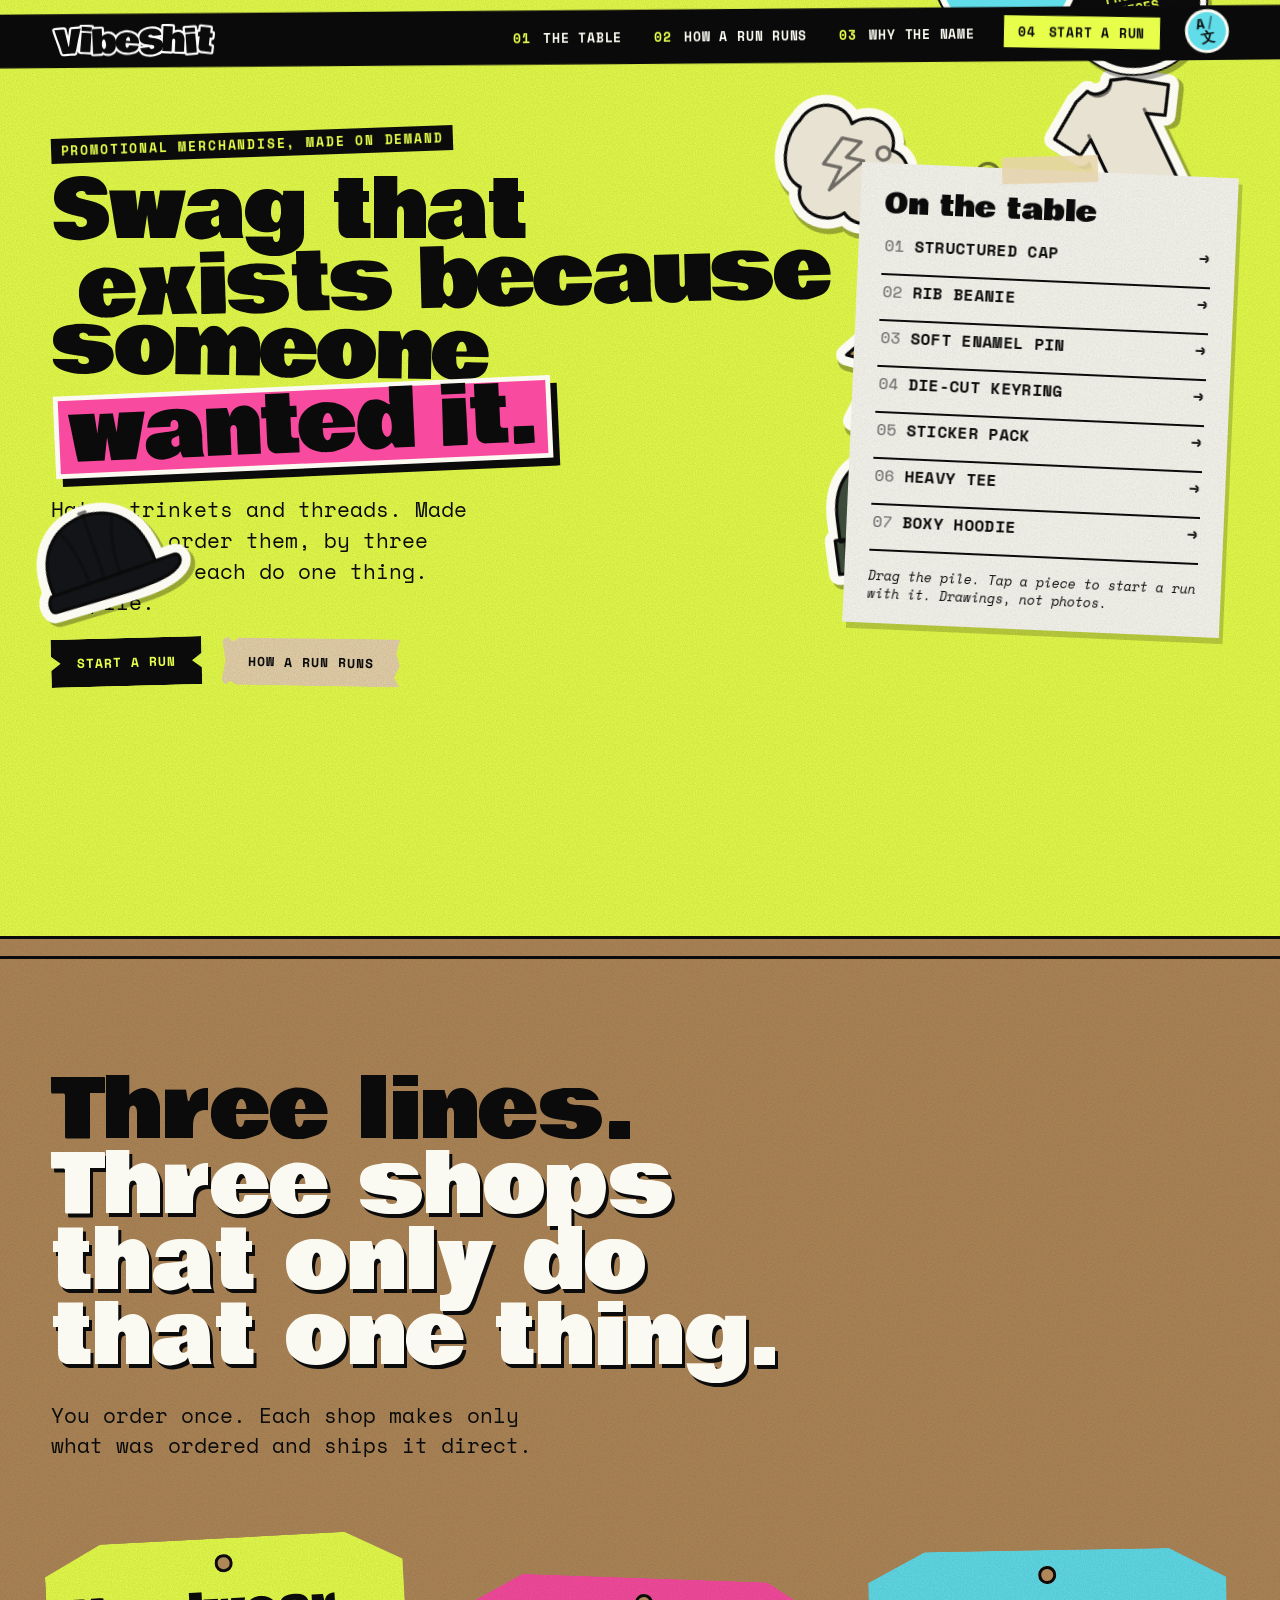
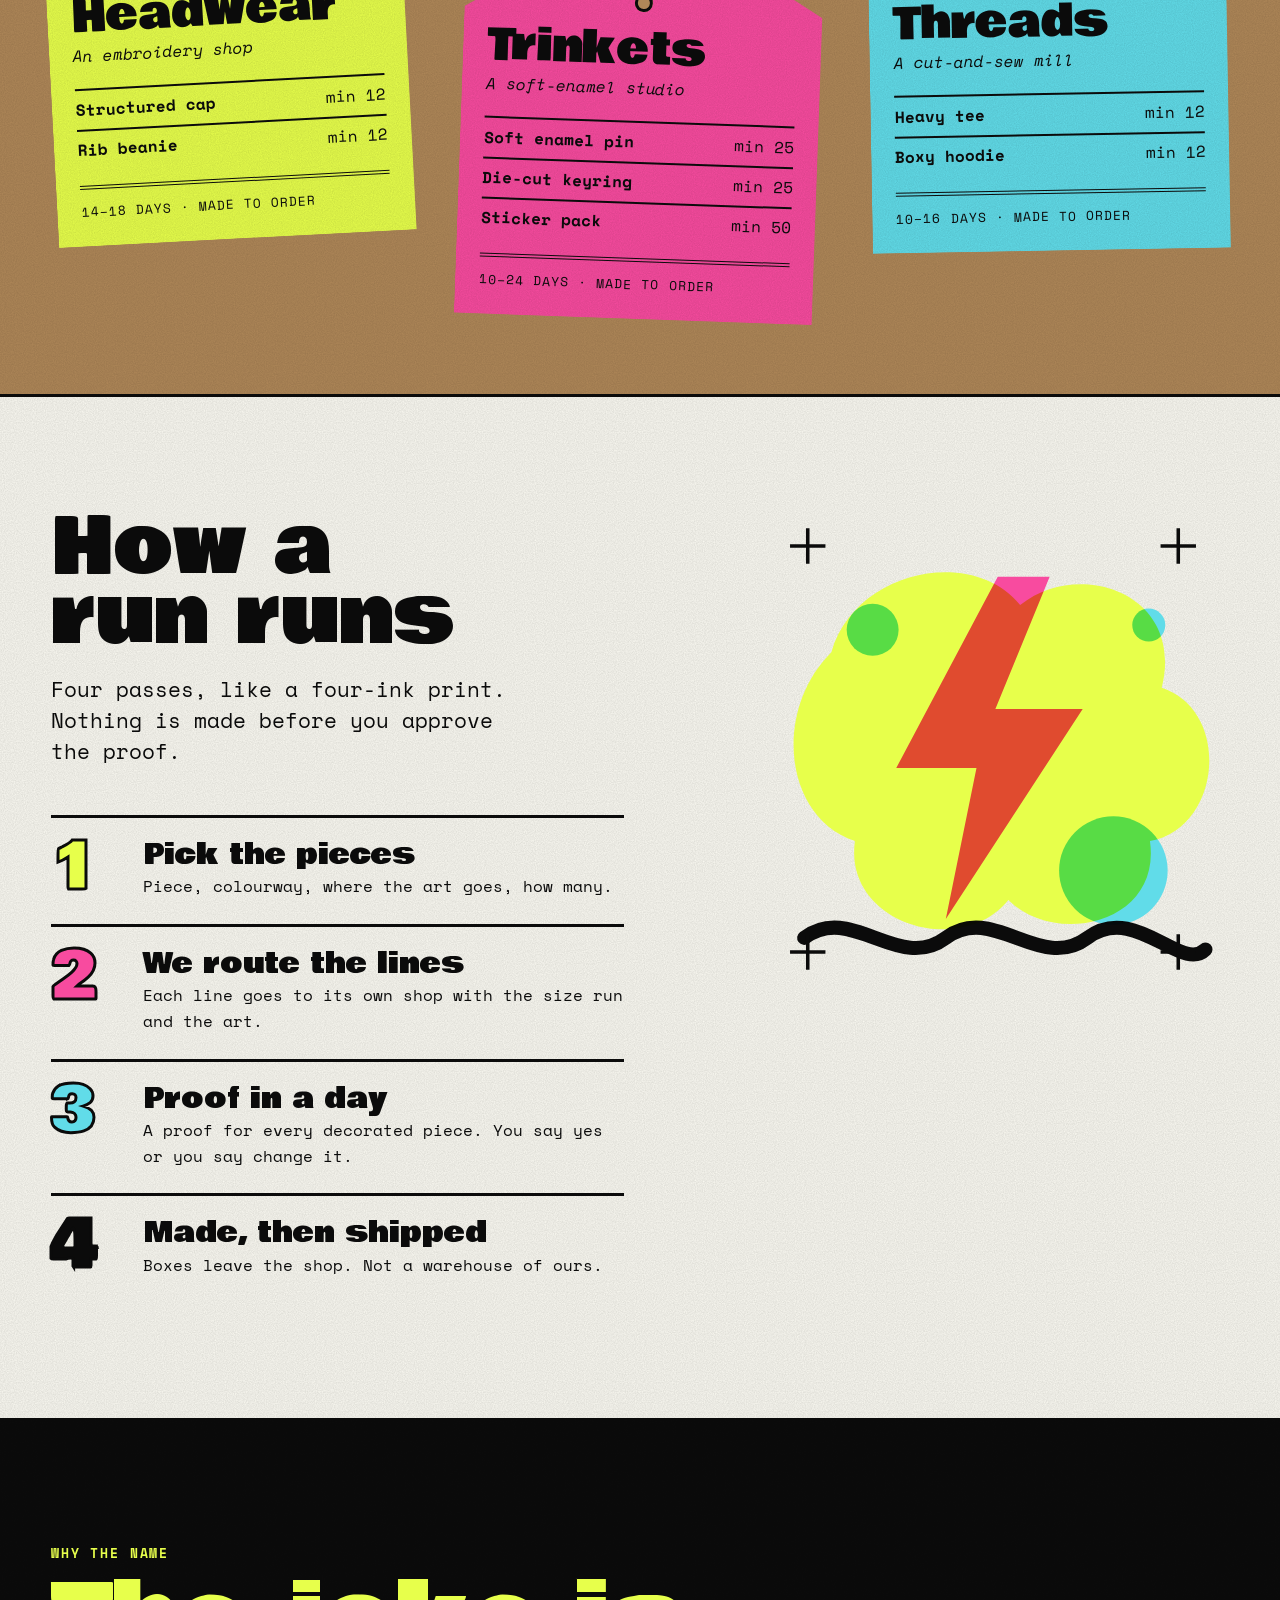
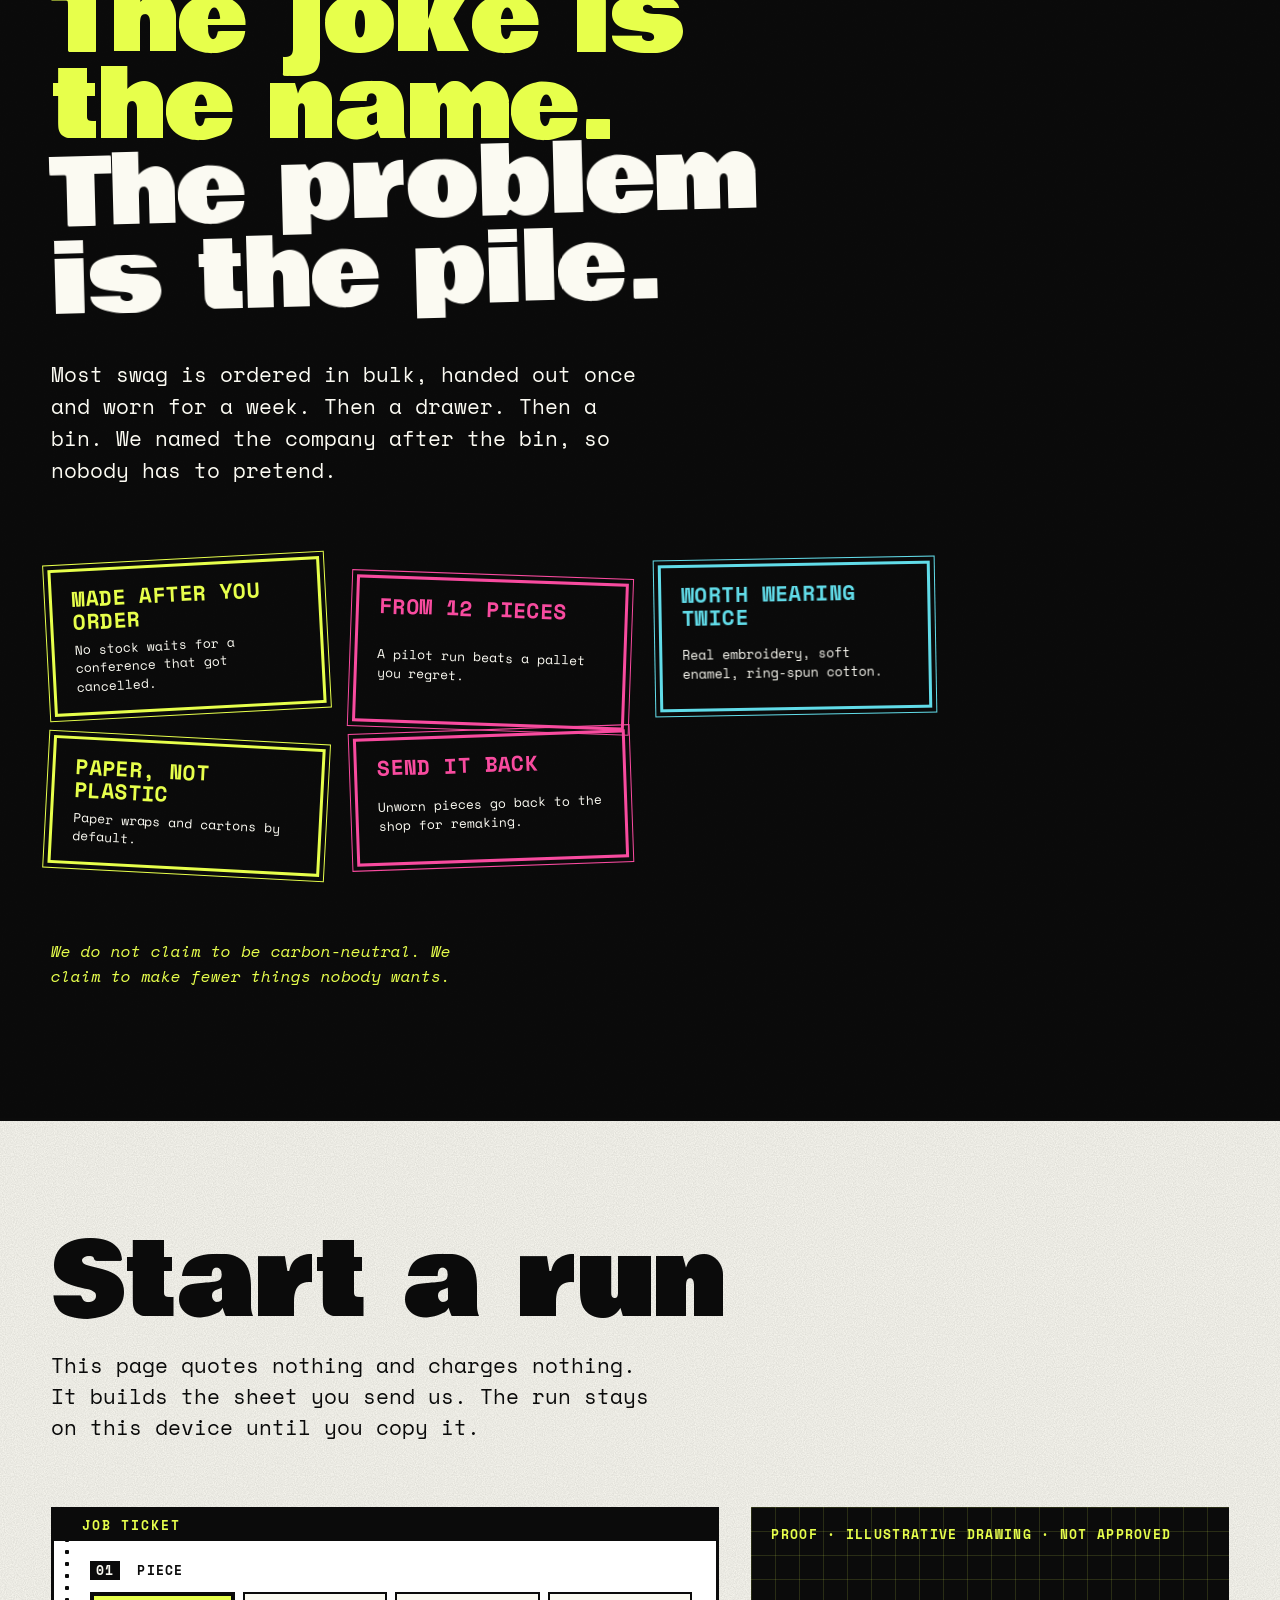
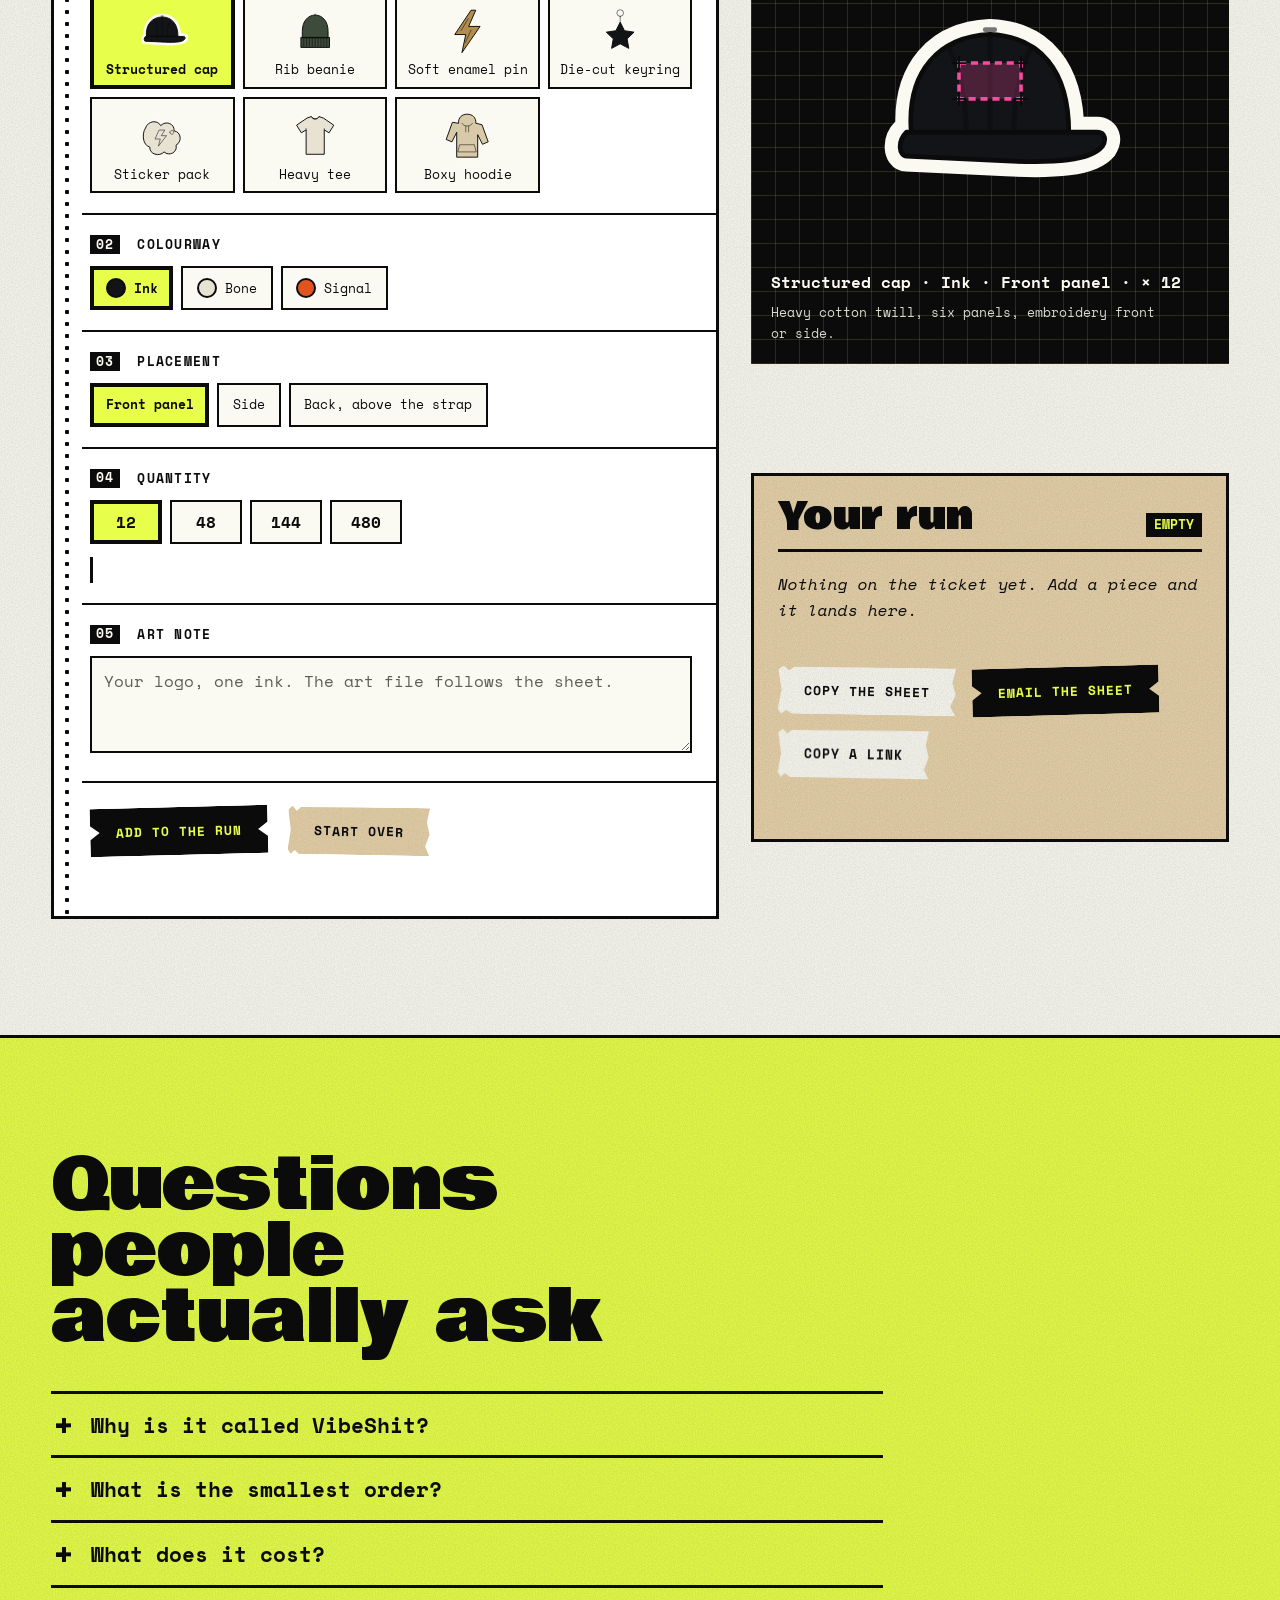
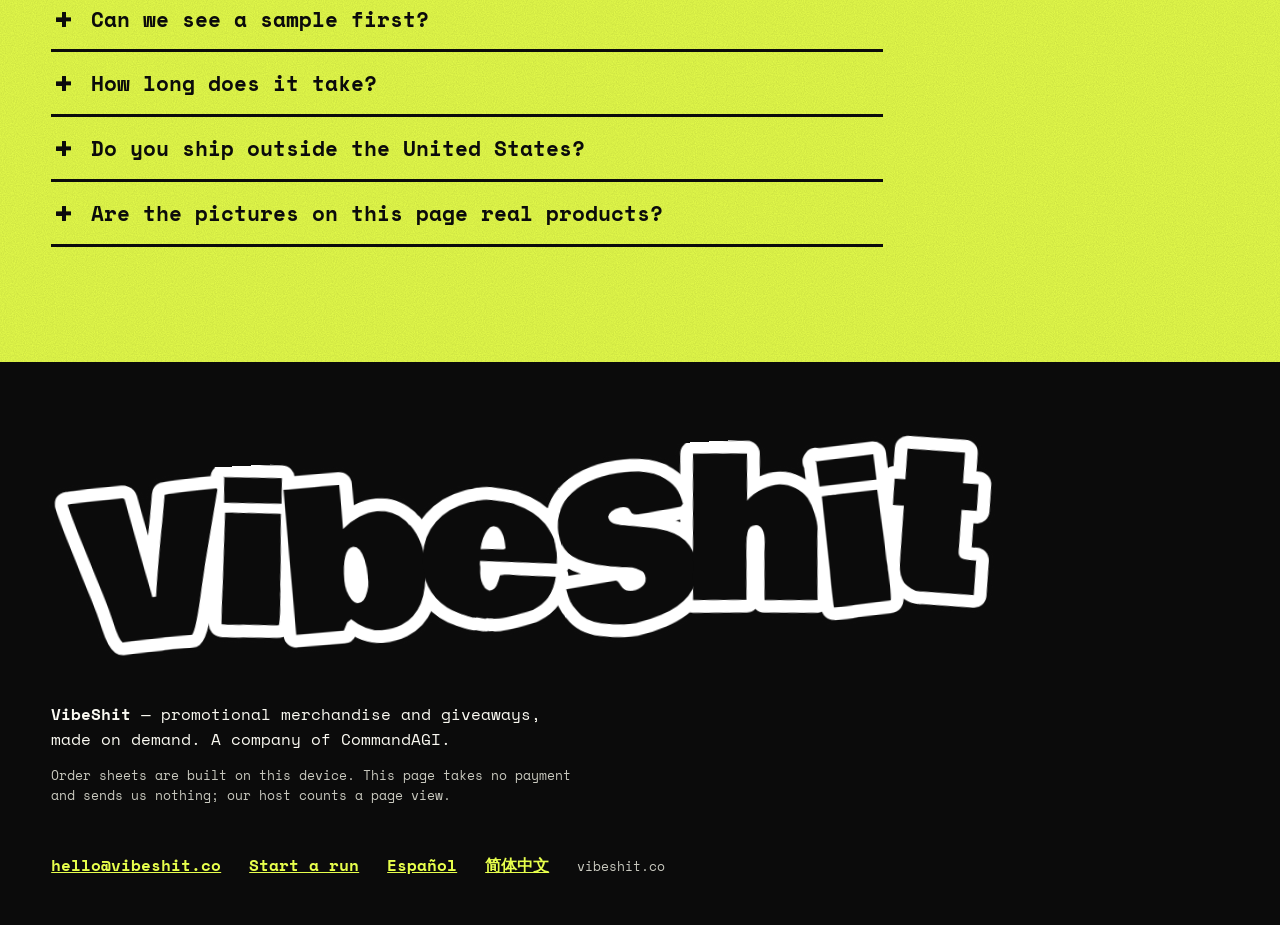
<file: index.html>
<!doctype html>
<html lang="en">
<head>
<meta charset="utf-8">
<meta name="viewport" content="width=device-width, initial-scale=1">
<title>VibeShit — swag that exists because someone wanted it</title>
<meta name="description" content="Promotional merchandise and giveaways — hats, trinkets and threads — made on demand through a vertical partner for each product line. No warehouse, no landfill pile, no minimum of 5,000.">
<meta property="og:title" content="VibeShit — swag that exists because someone wanted it">
<meta property="og:description" content="Hats, trinkets and threads for your team, made when you order them. One order sheet, three vertical partners.">
<meta property="og:type" content="website">
<meta property="og:url" content="https://vibeshit.co/">
<meta property="og:image" content="https://vibeshit.co/og.png">
<meta name="twitter:card" content="summary_large_image">
<meta http-equiv="Content-Security-Policy" content="default-src 'self'; connect-src 'self' https://cloudflareinsights.com; img-src 'self' data:; style-src 'self'; script-src 'self' https://static.cloudflareinsights.com; base-uri 'none'; form-action 'none'">
<meta name="theme-color" content="#e6ff58">
<link rel="icon" href="mark.svg" type="image/svg+xml">
<link rel="apple-touch-icon" href="touch-icon.png">
<link rel="preload" href="fonts/bowlby-one.woff2" as="font" type="font/woff2" crossorigin>
<link rel="preload" href="fonts/space-mono-regular.woff2" as="font" type="font/woff2" crossorigin>
<link rel="stylesheet" href="style.css">
<link rel="alternate" hreflang="en" href="https://vibeshit.co/">
<link rel="alternate" hreflang="es" href="https://vibeshit.co/es/">
<link rel="alternate" hreflang="zh-Hans" href="https://vibeshit.co/zh-Hans/">
</head>
<body>
<a class="skip" href="#main">Skip to content</a>

<header class="tape">
  <a class="tape__brand" href="./" aria-label="VibeShit home"><img src="wordmark.svg" alt="VibeShit" width="201" height="44"></a>
  <nav class="tape__nav" aria-label="Main">
    <a href="#lines"><b>01</b> The table</a>
    <a href="#how"><b>02</b> How a run runs</a>
    <a href="#landfill"><b>03</b> Why the name</a>
    <a class="tape__go" href="#build"><b>04</b> Start a run</a>
  </nav>
  <button class="lang-btn" type="button" id="lang-button" aria-haspopup="dialog" aria-label="Language: English">
    <span class="lang-btn__glyph" aria-hidden="true">A<span>/</span><span lang="zh-Hans">文</span></span>
  </button>
</header>

<dialog id="lang-dialog" aria-label="Language">
  <ul class="lang-list">
    <li><a href="./" aria-current="true"><span lang="en">English</span><small>en</small></a></li>
    <li><a href="es/" hreflang="es"><span lang="es">Español</span><small>es</small></a></li>
    <li><a href="zh-Hans/" hreflang="zh-Hans"><span lang="zh-Hans">简体中文</span><small>zh-Hans</small></a></li>
  </ul>
</dialog>

<main id="main">

  <section class="hero" aria-labelledby="hero-title">
    <div class="hero__copy">
      <p class="eyebrow">Promotional merchandise, made on demand</p>
      <h1 id="hero-title"><span class="h1-line h1-line--0">Swag that</span> <span class="h1-line h1-line--1">exists because</span> <span class="h1-line h1-line--2">someone</span> <span class="h1-line h1-line--3"><em>wanted it.</em></span></h1>
      <p class="lede">Hats, trinkets and threads. Made when you order them, by three shops that each do one thing. No pile.</p>
      <p class="actions"><a class="button button--go" href="#build">Start a run</a> <a class="button button--tape" href="#how">How a run runs</a></p>
    </div>
    <div class="pile" id="pile" aria-hidden="true" data-words="{&quot;min&quot;:&quot;from 12 pieces&quot;,&quot;warehouse&quot;:&quot;0 warehouses&quot;,&quot;proof&quot;:&quot;proof in 24 h&quot;,&quot;after&quot;:&quot;made after you order&quot;}"></div>
    <div class="setlist">
      <h2 class="setlist__title" id="pile-label">On the table</h2>
      <ul aria-labelledby="pile-label">
        <li><button type="button" data-pick="cap">Structured cap<span aria-hidden="true">→</span></button></li>
        <li><button type="button" data-pick="beanie">Rib beanie<span aria-hidden="true">→</span></button></li>
        <li><button type="button" data-pick="pin">Soft enamel pin<span aria-hidden="true">→</span></button></li>
        <li><button type="button" data-pick="keyring">Die-cut keyring<span aria-hidden="true">→</span></button></li>
        <li><button type="button" data-pick="stickers">Sticker pack<span aria-hidden="true">→</span></button></li>
        <li><button type="button" data-pick="tee">Heavy tee<span aria-hidden="true">→</span></button></li>
        <li><button type="button" data-pick="hoodie">Boxy hoodie<span aria-hidden="true">→</span></button></li>
      </ul>
      <p class="setlist__hint">Drag the pile. Tap a piece to start a run with it. Drawings, not photos.</p>
    </div>
  </section>

  <section id="lines" class="lines" aria-labelledby="lines-title">
    <h2 id="lines-title"><span>Three lines.</span> <span>Three shops that only do that one thing.</span></h2>
    <p class="lines__lede">You order once. Each shop makes only what was ordered and ships it direct.</p>
    <div class="tags">
        <article class="tag tag--headwear">
          <span class="tag__hole" aria-hidden="true"></span>
          <h3>Headwear</h3>
          <p class="tag__shop">An embroidery shop</p>
          <ul>
            <li><span>Structured cap</span><span>min 12</span></li>
            <li><span>Rib beanie</span><span>min 12</span></li>
          </ul>
          <p class="tag__days">14–18 days · made to order</p>
        </article>
        <article class="tag tag--trinkets">
          <span class="tag__hole" aria-hidden="true"></span>
          <h3>Trinkets</h3>
          <p class="tag__shop">A soft-enamel studio</p>
          <ul>
            <li><span>Soft enamel pin</span><span>min 25</span></li>
            <li><span>Die-cut keyring</span><span>min 25</span></li>
            <li><span>Sticker pack</span><span>min 50</span></li>
          </ul>
          <p class="tag__days">10–24 days · made to order</p>
        </article>
        <article class="tag tag--threads">
          <span class="tag__hole" aria-hidden="true"></span>
          <h3>Threads</h3>
          <p class="tag__shop">A cut-and-sew mill</p>
          <ul>
            <li><span>Heavy tee</span><span>min 12</span></li>
            <li><span>Boxy hoodie</span><span>min 12</span></li>
          </ul>
          <p class="tag__days">10–16 days · made to order</p>
        </article>
    </div>
  </section>

  <section id="how" class="how" aria-labelledby="how-title">
    <div class="how__copy">
      <h2 id="how-title">How a run runs</h2>
      <p>Four passes, like a four-ink print. Nothing is made before you approve the proof.</p>
      <ol class="passes">
        <li class="pass pass--chartreuse"><h3>Pick the pieces</h3><p>Piece, colourway, where the art goes, how many.</p></li>
        <li class="pass pass--magenta"><h3>We route the lines</h3><p>Each line goes to its own shop with the size run and the art.</p></li>
        <li class="pass pass--cyan"><h3>Proof in a day</h3><p>A proof for every decorated piece. You say yes or you say change it.</p></li>
        <li class="pass pass--ink"><h3>Made, then shipped</h3><p>Boxes leave the shop. Not a warehouse of ours.</p></li>
      </ol>
    </div>
    <div class="print" role="img" aria-label="A four-ink print building up as you scroll">
      <svg viewBox="0 0 400 400" aria-hidden="true">
        <g class="ink ink--chartreuse"><path d="M60 120c20-70 120-90 160-40 50-40 140-10 120 70 60 20 50 120-10 130 10 70-80 90-120 50-40 50-140 20-130-50-60-20-70-110-20-160Z"/></g>
        <g class="ink ink--magenta"><path d="M206 52 120 214h68l-26 128 116-178h-74l46-112Z"/></g>
        <g class="ink ink--cyan"><circle cx="300" cy="300" r="46"/><circle cx="96" cy="96" r="22"/><circle cx="330" cy="92" r="14"/></g>
        <g class="ink ink--ink"><path d="M40 360c40-30 80 30 120 0s80 30 120 0 80 30 100 10" fill="none" stroke-width="12" stroke-linecap="round"/><path d="M28 28h30M43 13v30M342 28h30M357 13v30M28 372h30M43 357v30M342 372h30M357 357v30" fill="none" stroke-width="3"/></g>
      </svg>
    </div>
  </section>

  <section id="landfill" class="landfill" aria-labelledby="landfill-title">
    <p class="eyebrow">Why the name</p>
    <h2 id="landfill-title"><span>The joke is the name.</span> <span>The problem is the pile.</span></h2>
    <p class="landfill__p">Most swag is ordered in bulk, handed out once and worn for a week. Then a drawer. Then a bin. We named the company after the bin, so nobody has to pretend.</p>
    <ul class="stamps">
      <li class="stamp stamp--0"><b>Made after you order</b><span>No stock waits for a conference that got cancelled.</span></li>
      <li class="stamp stamp--1"><b>From 12 pieces</b><span>A pilot run beats a pallet you regret.</span></li>
      <li class="stamp stamp--2"><b>Worth wearing twice</b><span>Real embroidery, soft enamel, ring-spun cotton.</span></li>
      <li class="stamp stamp--3"><b>Paper, not plastic</b><span>Paper wraps and cartons by default.</span></li>
      <li class="stamp stamp--4"><b>Send it back</b><span>Unworn pieces go back to the shop for remaking.</span></li>
    </ul>
    <p class="landfill__note">We do not claim to be carbon-neutral. We claim to make fewer things nobody wants.</p>
  </section>

  <section id="build" class="build" aria-labelledby="build-title">
    <header class="build__head">
      <h2 id="build-title">Start a run</h2>
      <p>This page quotes nothing and charges nothing. It builds the sheet you send us. The run stays on this device until you copy it.</p>
    </header>
    <div class="builder">
      <form class="ticket" id="builder-form" novalidate>
        <p class="ticket__label">Job ticket</p>
        <fieldset class="stage" id="stage-piece"><legend><b>01</b> Piece</legend><div class="chips chips--pieces" id="item-chips"></div></fieldset>
        <fieldset class="stage"><legend><b>02</b> Colourway</legend><div class="chips chips--drops" id="color-chips"></div></fieldset>
        <fieldset class="stage"><legend><b>03</b> Placement</legend><div class="chips" id="place-chips"></div></fieldset>
        <fieldset class="stage"><legend><b>04</b> Quantity</legend><div class="chips chips--qty" id="qty-chips"></div><p class="tally" id="tally" title="one stroke = one minimum run"></p></fieldset>
        <div class="stage"><label class="stage__label" for="art-note"><b>05</b> Art note</label><textarea id="art-note" rows="3" maxlength="240" placeholder="Your logo, one ink. The art file follows the sheet."></textarea></div>
        <p class="ticket__actions"><button class="button button--go" type="submit" id="add-button">Add to the run</button> <button class="button button--tape" type="button" id="clear-button">Start over</button></p>
        <p class="saved" id="saved" role="status" aria-live="polite"></p>
      </form>

      <figure class="proof" aria-labelledby="proof-caption">
        <p class="proof__label">Proof · illustrative drawing · not approved</p>
        <div class="proof__art" id="proof"></div>
        <figcaption id="proof-caption"></figcaption>
        <p class="proof__note" id="proof-note"></p>
      </figure>

      <div class="sheet" id="sheet" aria-live="polite">
        <header><h3>Your run</h3><span class="sheet__tag" id="sheet-tag">Empty</span></header>
        <ul class="sheet-lines" id="sheet-lines"></ul>
        <p class="sheet__empty" id="sheet-empty">Nothing on the ticket yet. Add a piece and it lands here.</p>
        <dl class="totals" id="totals" hidden>
          <div><dt>Pieces</dt><dd id="total-pieces">0</dd></div>
          <div><dt>Shops</dt><dd id="total-partners">0</dd></div>
          <div><dt>Production window</dt><dd id="total-window">–</dd></div>
          <div><dt>Price</dt><dd>Quoted per run</dd></div>
        </dl>
        <p class="sheet__actions">
          <button class="button button--tape" type="button" id="copy-button">Copy the sheet</button>
          <a class="button button--go" id="email-button" href="mailto:hello@vibeshit.co">Email the sheet</a>
          <button class="button button--tape" type="button" id="link-button">Copy a link</button>
        </p>
        <p class="saved" id="sheet-status" role="status" aria-live="polite"></p>
      </div>
    </div>
  </section>

  <section id="faq" class="faq" aria-labelledby="faq-title">
    <h2 id="faq-title">Questions people actually ask</h2>
    <details>
      <summary>Why is it called VibeShit?</summary>
      <p>Because that is what most of it becomes. The name keeps us honest: if a piece is not worth wearing twice, we should not make it. The logo is the joke. The production is not.</p>
    </details>
    <details>
      <summary>What is the smallest order?</summary>
      <p>12 pieces on caps, beanies, tees and hoodies; 25 on pins and keyrings; 50 on sticker packs. Each line has its own shop and its own minimum.</p>
    </details>
    <details>
      <summary>What does it cost?</summary>
      <p>We quote each run: quantity, colourways, decoration and the shop’s current rate decide it. Send the sheet and you get one quote with the production window, not a price list that expires.</p>
    </details>
    <details>
      <summary>Can we see a sample first?</summary>
      <p>Yes. A single plain piece from any line ships before a decorated run, and its cost comes off the order if the run goes ahead.</p>
    </details>
    <details>
      <summary>How long does it take?</summary>
      <p>Headwear 14–18 days, trinkets 10–24 days, threads 10–16 days after the proof is approved. A mixed run ships in the longest window, part-shipped from each shop.</p>
    </details>
    <details>
      <summary>Do you ship outside the United States?</summary>
      <p>Yes. Each shop quotes its own freight; the sheet names the destination before we confirm anything.</p>
    </details>
    <details>
      <summary>Are the pictures on this page real products?</summary>
      <p>No. The stickers and the proof are drawings made for this page. Your proof comes from the shop, drawn on your art.</p>
    </details>
  </section>

</main>

<footer class="foot">
  <img class="foot__mark" src="wordmark.svg" alt="" width="603" height="132">
  <div class="foot__who">
    <p><strong>VibeShit</strong> — promotional merchandise and giveaways, made on demand. A company of CommandAGI.</p>
    <p class="fine">Order sheets are built on this device. This page takes no payment and sends us nothing; our host counts a page view.</p>
  </div>
  <p class="foot__links">
    <a href="mailto:hello@vibeshit.co">hello@vibeshit.co</a>
    <a href="#build">Start a run</a>
    <a href="es/" hreflang="es" lang="es">Español</a>
    <a href="zh-Hans/" hreflang="zh-Hans" lang="zh-Hans">简体中文</a>
    <span class="fine">vibeshit.co</span>
  </p>
</footer>

<script type="module" src="app.js"></script>
</body>
</html>
</file>
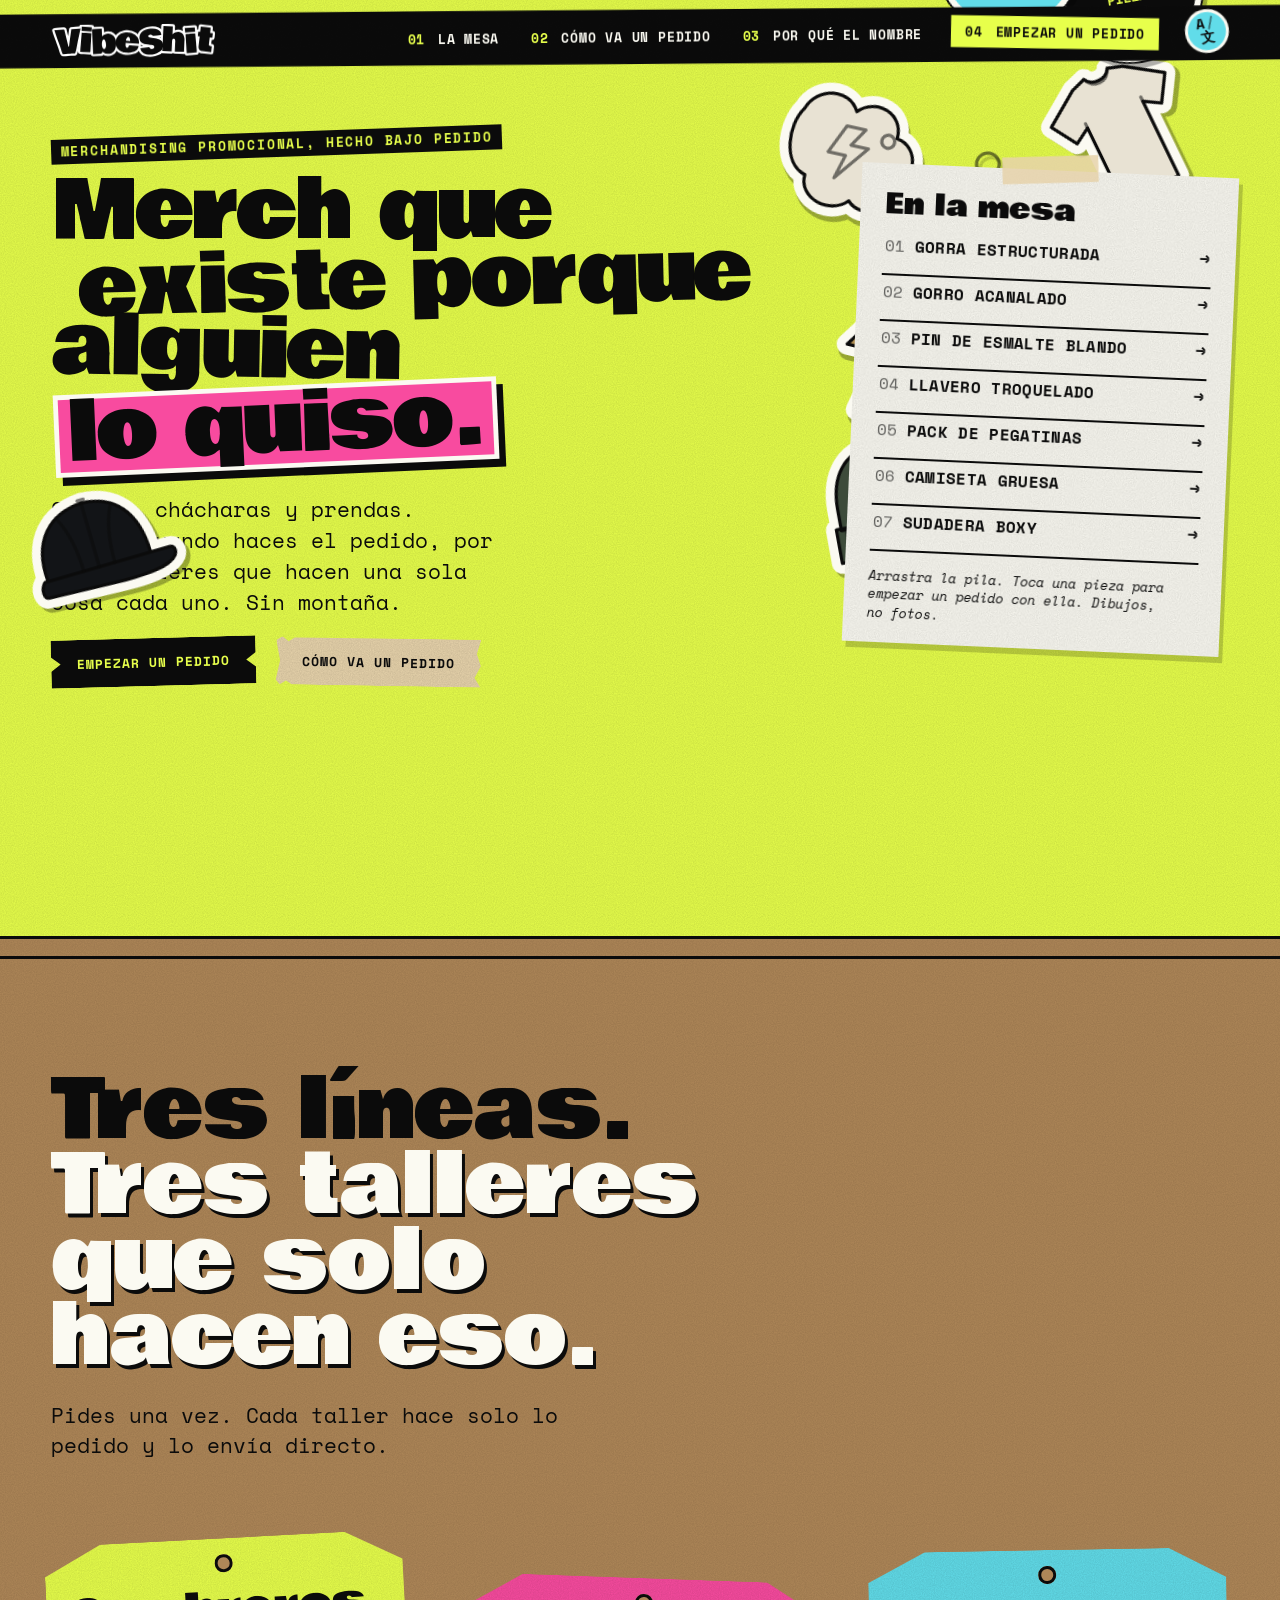
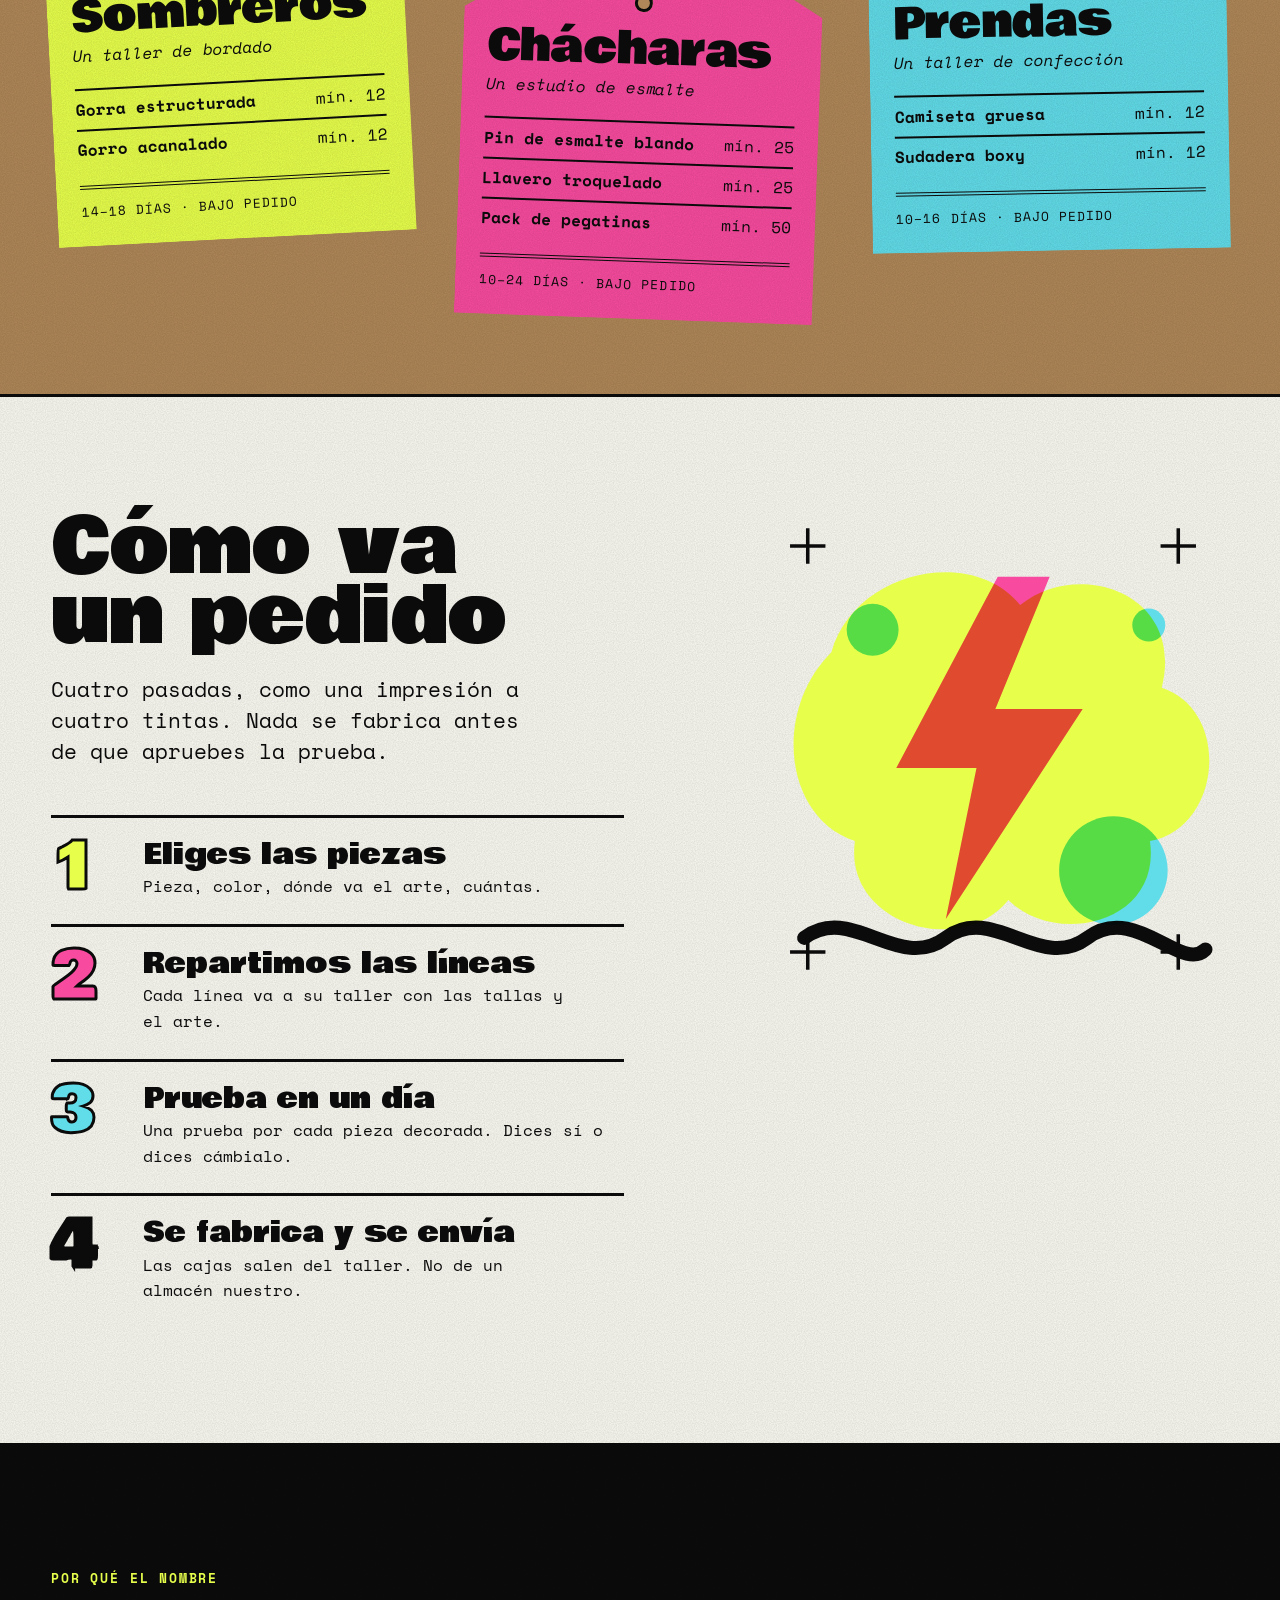
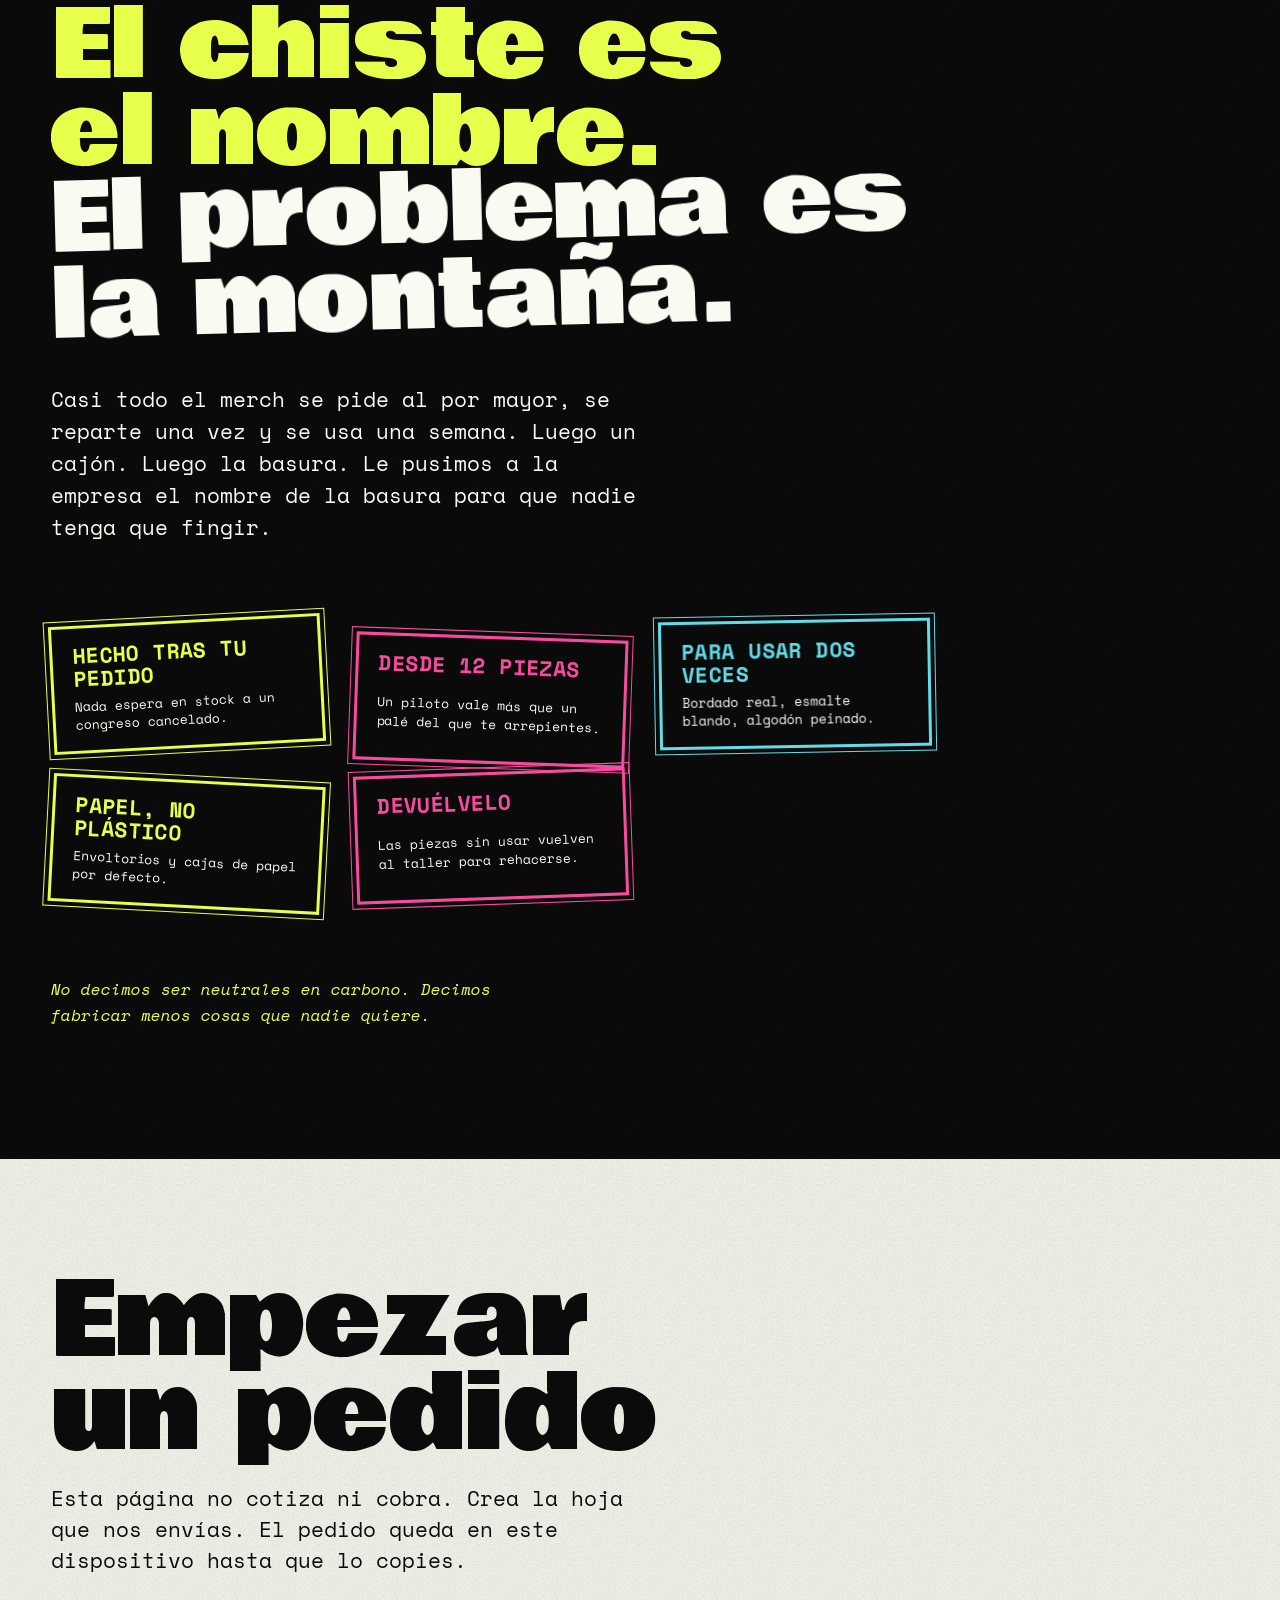
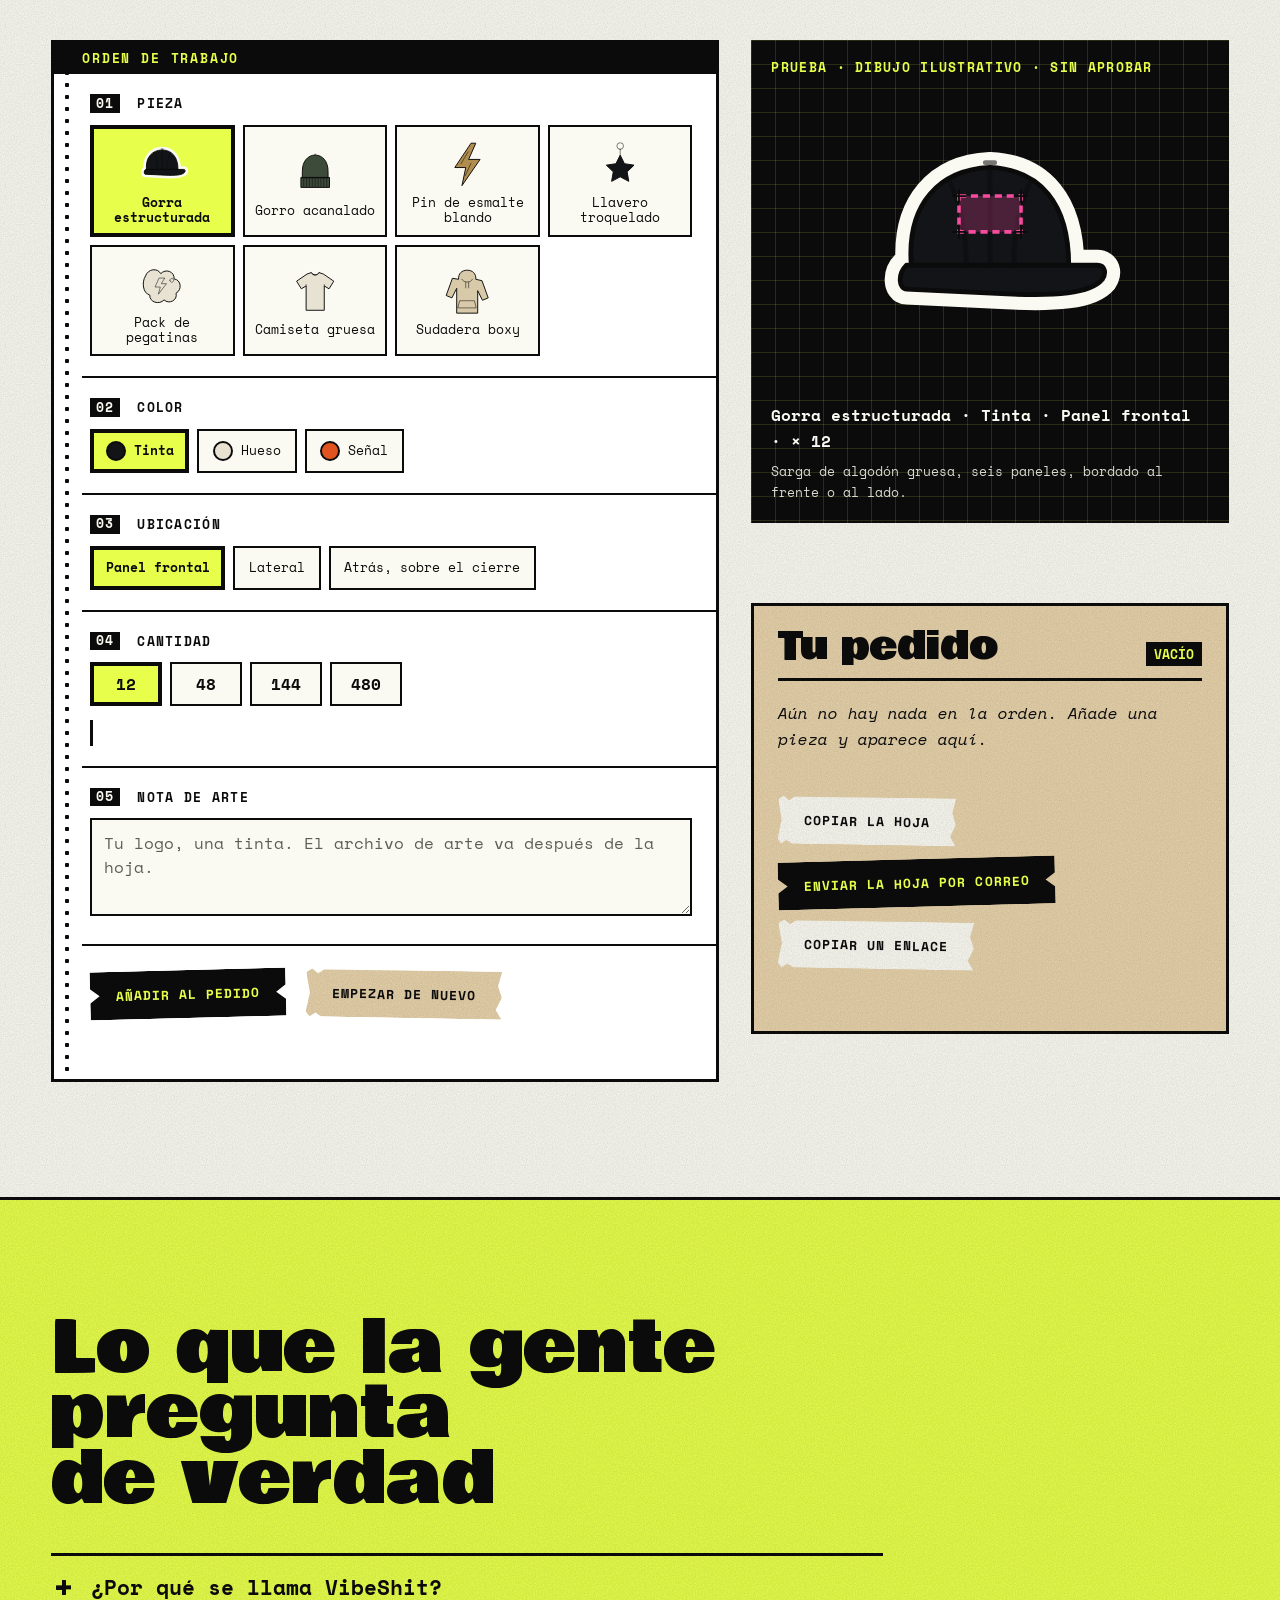
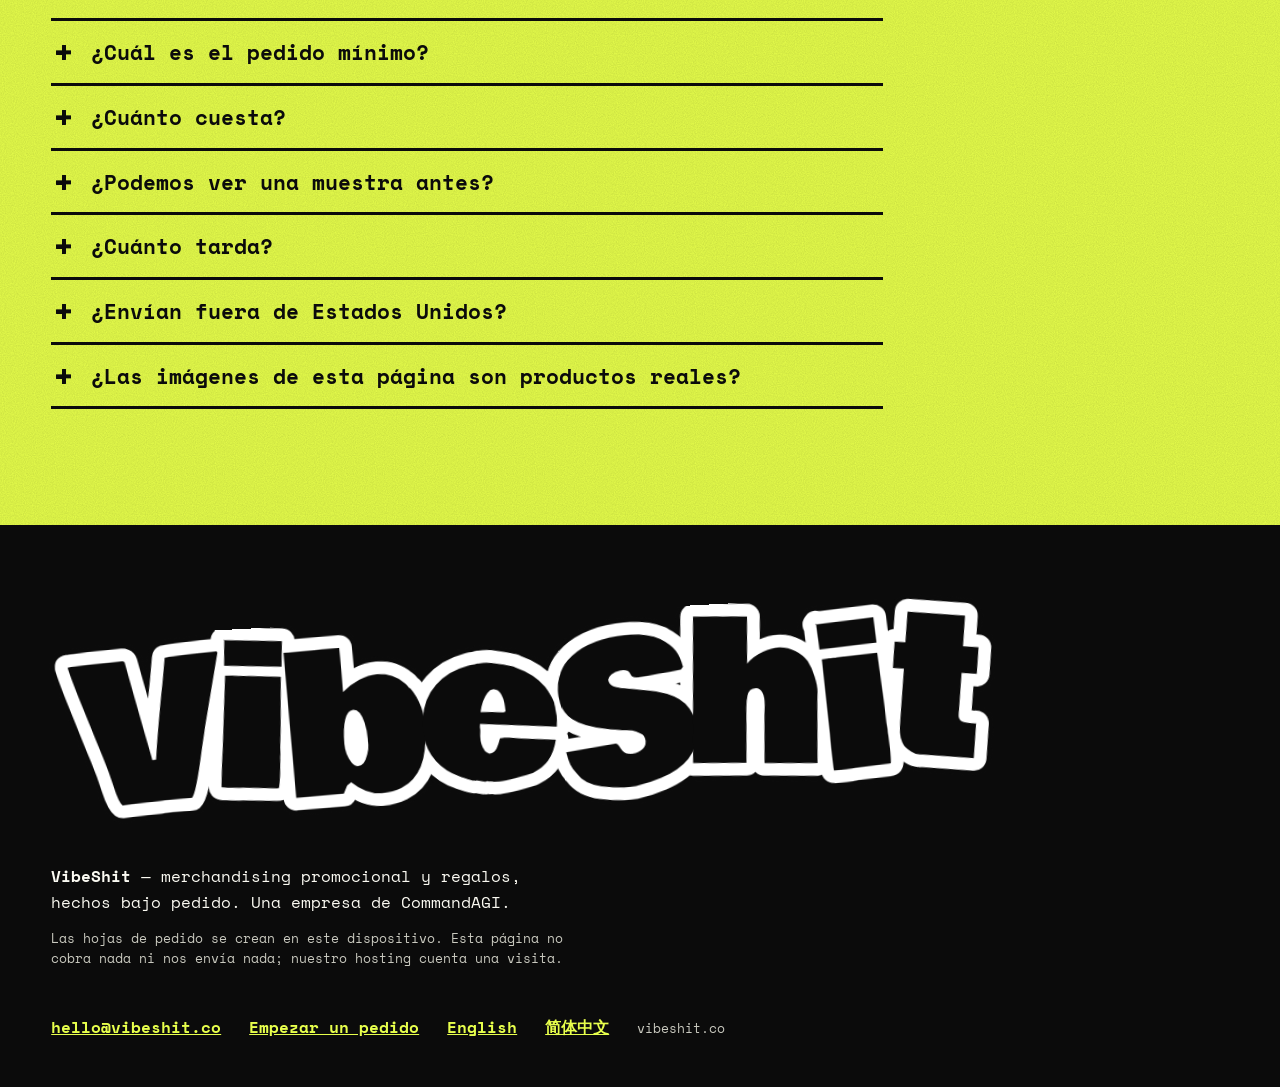
<file: es/index.html>
<!doctype html>
<html lang="es">
<head>
<meta charset="utf-8">
<meta name="viewport" content="width=device-width, initial-scale=1">
<title>VibeShit — merchandising que existe porque alguien lo quiso</title>
<meta name="description" content="Merchandising promocional y regalos — gorras, chácharas y prendas — hechos bajo pedido con un socio vertical para cada línea. Sin almacén, sin montaña de descartes, sin mínimo de 5.000.">
<meta property="og:title" content="VibeShit — merchandising que existe porque alguien lo quiso">
<meta property="og:description" content="Gorras, chácharas y prendas para tu equipo, hechas cuando haces el pedido. Una hoja de pedido, tres socios verticales.">
<meta property="og:type" content="website">
<meta property="og:url" content="https://vibeshit.co/es/">
<meta property="og:image" content="https://vibeshit.co/og.png">
<meta name="twitter:card" content="summary_large_image">
<meta http-equiv="Content-Security-Policy" content="default-src 'self'; connect-src 'self' https://cloudflareinsights.com; img-src 'self' data:; style-src 'self'; script-src 'self' https://static.cloudflareinsights.com; base-uri 'none'; form-action 'none'">
<meta name="theme-color" content="#e6ff58">
<link rel="icon" href="../mark.svg" type="image/svg+xml">
<link rel="apple-touch-icon" href="../touch-icon.png">
<link rel="preload" href="../fonts/bowlby-one.woff2" as="font" type="font/woff2" crossorigin>
<link rel="preload" href="../fonts/space-mono-regular.woff2" as="font" type="font/woff2" crossorigin>
<link rel="stylesheet" href="../style.css">
<link rel="alternate" hreflang="en" href="https://vibeshit.co/">
<link rel="alternate" hreflang="es" href="https://vibeshit.co/es/">
<link rel="alternate" hreflang="zh-Hans" href="https://vibeshit.co/zh-Hans/">
</head>
<body>
<a class="skip" href="#main">Saltar al contenido</a>

<header class="tape">
  <a class="tape__brand" href="./" aria-label="Inicio de VibeShit"><img src="../wordmark.svg" alt="VibeShit" width="201" height="44"></a>
  <nav class="tape__nav" aria-label="Principal">
    <a href="#lines"><b>01</b> La mesa</a>
    <a href="#how"><b>02</b> Cómo va un pedido</a>
    <a href="#landfill"><b>03</b> Por qué el nombre</a>
    <a class="tape__go" href="#build"><b>04</b> Empezar un pedido</a>
  </nav>
  <button class="lang-btn" type="button" id="lang-button" aria-haspopup="dialog" aria-label="Idioma: español">
    <span class="lang-btn__glyph" aria-hidden="true">A<span>/</span><span lang="zh-Hans">文</span></span>
  </button>
</header>

<dialog id="lang-dialog" aria-label="Language">
  <ul class="lang-list">
    <li><a href="../" hreflang="en"><span lang="en">English</span><small>en</small></a></li>
    <li><a href="./" aria-current="true"><span lang="es">Español</span><small>es</small></a></li>
    <li><a href="../zh-Hans/" hreflang="zh-Hans"><span lang="zh-Hans">简体中文</span><small>zh-Hans</small></a></li>
  </ul>
</dialog>

<main id="main">

  <section class="hero" aria-labelledby="hero-title">
    <div class="hero__copy">
      <p class="eyebrow">Merchandising promocional, hecho bajo pedido</p>
      <h1 id="hero-title"><span class="h1-line h1-line--0">Merch que</span> <span class="h1-line h1-line--1">existe porque</span> <span class="h1-line h1-line--2">alguien</span> <span class="h1-line h1-line--3"><em>lo quiso.</em></span></h1>
      <p class="lede">Gorras, chácharas y prendas. Hechas cuando haces el pedido, por tres talleres que hacen una sola cosa cada uno. Sin montaña.</p>
      <p class="actions"><a class="button button--go" href="#build">Empezar un pedido</a> <a class="button button--tape" href="#how">Cómo va un pedido</a></p>
    </div>
    <div class="pile" id="pile" aria-hidden="true" data-words="{&quot;min&quot;:&quot;desde 12 piezas&quot;,&quot;warehouse&quot;:&quot;0 almacenes&quot;,&quot;proof&quot;:&quot;prueba en 24 h&quot;,&quot;after&quot;:&quot;hecho tras tu pedido&quot;}"></div>
    <div class="setlist">
      <h2 class="setlist__title" id="pile-label">En la mesa</h2>
      <ul aria-labelledby="pile-label">
        <li><button type="button" data-pick="cap">Gorra estructurada<span aria-hidden="true">→</span></button></li>
        <li><button type="button" data-pick="beanie">Gorro acanalado<span aria-hidden="true">→</span></button></li>
        <li><button type="button" data-pick="pin">Pin de esmalte blando<span aria-hidden="true">→</span></button></li>
        <li><button type="button" data-pick="keyring">Llavero troquelado<span aria-hidden="true">→</span></button></li>
        <li><button type="button" data-pick="stickers">Pack de pegatinas<span aria-hidden="true">→</span></button></li>
        <li><button type="button" data-pick="tee">Camiseta gruesa<span aria-hidden="true">→</span></button></li>
        <li><button type="button" data-pick="hoodie">Sudadera boxy<span aria-hidden="true">→</span></button></li>
      </ul>
      <p class="setlist__hint">Arrastra la pila. Toca una pieza para empezar un pedido con ella. Dibujos, no fotos.</p>
    </div>
  </section>

  <section id="lines" class="lines" aria-labelledby="lines-title">
    <h2 id="lines-title"><span>Tres líneas.</span> <span>Tres talleres que solo hacen eso.</span></h2>
    <p class="lines__lede">Pides una vez. Cada taller hace solo lo pedido y lo envía directo.</p>
    <div class="tags">
        <article class="tag tag--headwear">
          <span class="tag__hole" aria-hidden="true"></span>
          <h3>Sombreros</h3>
          <p class="tag__shop">Un taller de bordado</p>
          <ul>
            <li><span>Gorra estructurada</span><span>mín. 12</span></li>
            <li><span>Gorro acanalado</span><span>mín. 12</span></li>
          </ul>
          <p class="tag__days">14–18 días · bajo pedido</p>
        </article>
        <article class="tag tag--trinkets">
          <span class="tag__hole" aria-hidden="true"></span>
          <h3>Chácharas</h3>
          <p class="tag__shop">Un estudio de esmalte</p>
          <ul>
            <li><span>Pin de esmalte blando</span><span>mín. 25</span></li>
            <li><span>Llavero troquelado</span><span>mín. 25</span></li>
            <li><span>Pack de pegatinas</span><span>mín. 50</span></li>
          </ul>
          <p class="tag__days">10–24 días · bajo pedido</p>
        </article>
        <article class="tag tag--threads">
          <span class="tag__hole" aria-hidden="true"></span>
          <h3>Prendas</h3>
          <p class="tag__shop">Un taller de confección</p>
          <ul>
            <li><span>Camiseta gruesa</span><span>mín. 12</span></li>
            <li><span>Sudadera boxy</span><span>mín. 12</span></li>
          </ul>
          <p class="tag__days">10–16 días · bajo pedido</p>
        </article>
    </div>
  </section>

  <section id="how" class="how" aria-labelledby="how-title">
    <div class="how__copy">
      <h2 id="how-title">Cómo va un pedido</h2>
      <p>Cuatro pasadas, como una impresión a cuatro tintas. Nada se fabrica antes de que apruebes la prueba.</p>
      <ol class="passes">
        <li class="pass pass--chartreuse"><h3>Eliges las piezas</h3><p>Pieza, color, dónde va el arte, cuántas.</p></li>
        <li class="pass pass--magenta"><h3>Repartimos las líneas</h3><p>Cada línea va a su taller con las tallas y el arte.</p></li>
        <li class="pass pass--cyan"><h3>Prueba en un día</h3><p>Una prueba por cada pieza decorada. Dices sí o dices cámbialo.</p></li>
        <li class="pass pass--ink"><h3>Se fabrica y se envía</h3><p>Las cajas salen del taller. No de un almacén nuestro.</p></li>
      </ol>
    </div>
    <div class="print" role="img" aria-label="Una impresión a cuatro tintas que se forma al desplazarte">
      <svg viewBox="0 0 400 400" aria-hidden="true">
        <g class="ink ink--chartreuse"><path d="M60 120c20-70 120-90 160-40 50-40 140-10 120 70 60 20 50 120-10 130 10 70-80 90-120 50-40 50-140 20-130-50-60-20-70-110-20-160Z"/></g>
        <g class="ink ink--magenta"><path d="M206 52 120 214h68l-26 128 116-178h-74l46-112Z"/></g>
        <g class="ink ink--cyan"><circle cx="300" cy="300" r="46"/><circle cx="96" cy="96" r="22"/><circle cx="330" cy="92" r="14"/></g>
        <g class="ink ink--ink"><path d="M40 360c40-30 80 30 120 0s80 30 120 0 80 30 100 10" fill="none" stroke-width="12" stroke-linecap="round"/><path d="M28 28h30M43 13v30M342 28h30M357 13v30M28 372h30M43 357v30M342 372h30M357 357v30" fill="none" stroke-width="3"/></g>
      </svg>
    </div>
  </section>

  <section id="landfill" class="landfill" aria-labelledby="landfill-title">
    <p class="eyebrow">Por qué el nombre</p>
    <h2 id="landfill-title"><span>El chiste es el nombre.</span> <span>El problema es la montaña.</span></h2>
    <p class="landfill__p">Casi todo el merch se pide al por mayor, se reparte una vez y se usa una semana. Luego un cajón. Luego la basura. Le pusimos a la empresa el nombre de la basura para que nadie tenga que fingir.</p>
    <ul class="stamps">
      <li class="stamp stamp--0"><b>Hecho tras tu pedido</b><span>Nada espera en stock a un congreso cancelado.</span></li>
      <li class="stamp stamp--1"><b>Desde 12 piezas</b><span>Un piloto vale más que un palé del que te arrepientes.</span></li>
      <li class="stamp stamp--2"><b>Para usar dos veces</b><span>Bordado real, esmalte blando, algodón peinado.</span></li>
      <li class="stamp stamp--3"><b>Papel, no plástico</b><span>Envoltorios y cajas de papel por defecto.</span></li>
      <li class="stamp stamp--4"><b>Devuélvelo</b><span>Las piezas sin usar vuelven al taller para rehacerse.</span></li>
    </ul>
    <p class="landfill__note">No decimos ser neutrales en carbono. Decimos fabricar menos cosas que nadie quiere.</p>
  </section>

  <section id="build" class="build" aria-labelledby="build-title">
    <header class="build__head">
      <h2 id="build-title">Empezar un pedido</h2>
      <p>Esta página no cotiza ni cobra. Crea la hoja que nos envías. El pedido queda en este dispositivo hasta que lo copies.</p>
    </header>
    <div class="builder">
      <form class="ticket" id="builder-form" novalidate>
        <p class="ticket__label">Orden de trabajo</p>
        <fieldset class="stage" id="stage-piece"><legend><b>01</b> Pieza</legend><div class="chips chips--pieces" id="item-chips"></div></fieldset>
        <fieldset class="stage"><legend><b>02</b> Color</legend><div class="chips chips--drops" id="color-chips"></div></fieldset>
        <fieldset class="stage"><legend><b>03</b> Ubicación</legend><div class="chips" id="place-chips"></div></fieldset>
        <fieldset class="stage"><legend><b>04</b> Cantidad</legend><div class="chips chips--qty" id="qty-chips"></div><p class="tally" id="tally" title="un trazo = un pedido mínimo"></p></fieldset>
        <div class="stage"><label class="stage__label" for="art-note"><b>05</b> Nota de arte</label><textarea id="art-note" rows="3" maxlength="240" placeholder="Tu logo, una tinta. El archivo de arte va después de la hoja."></textarea></div>
        <p class="ticket__actions"><button class="button button--go" type="submit" id="add-button">Añadir al pedido</button> <button class="button button--tape" type="button" id="clear-button">Empezar de nuevo</button></p>
        <p class="saved" id="saved" role="status" aria-live="polite"></p>
      </form>

      <figure class="proof" aria-labelledby="proof-caption">
        <p class="proof__label">Prueba · dibujo ilustrativo · sin aprobar</p>
        <div class="proof__art" id="proof"></div>
        <figcaption id="proof-caption"></figcaption>
        <p class="proof__note" id="proof-note"></p>
      </figure>

      <div class="sheet" id="sheet" aria-live="polite">
        <header><h3>Tu pedido</h3><span class="sheet__tag" id="sheet-tag">Vacío</span></header>
        <ul class="sheet-lines" id="sheet-lines"></ul>
        <p class="sheet__empty" id="sheet-empty">Aún no hay nada en la orden. Añade una pieza y aparece aquí.</p>
        <dl class="totals" id="totals" hidden>
          <div><dt>Piezas</dt><dd id="total-pieces">0</dd></div>
          <div><dt>Talleres</dt><dd id="total-partners">0</dd></div>
          <div><dt>Plazo de producción</dt><dd id="total-window">–</dd></div>
          <div><dt>Precio</dt><dd>Se cotiza por pedido</dd></div>
        </dl>
        <p class="sheet__actions">
          <button class="button button--tape" type="button" id="copy-button">Copiar la hoja</button>
          <a class="button button--go" id="email-button" href="mailto:hello@vibeshit.co">Enviar la hoja por correo</a>
          <button class="button button--tape" type="button" id="link-button">Copiar un enlace</button>
        </p>
        <p class="saved" id="sheet-status" role="status" aria-live="polite"></p>
      </div>
    </div>
  </section>

  <section id="faq" class="faq" aria-labelledby="faq-title">
    <h2 id="faq-title">Lo que la gente pregunta de verdad</h2>
    <details>
      <summary>¿Por qué se llama VibeShit?</summary>
      <p>Porque en eso se convierte casi todo. El nombre nos mantiene honestos: si una pieza no vale para usarse dos veces, no deberíamos fabricarla. El logo es el chiste. La producción no.</p>
    </details>
    <details>
      <summary>¿Cuál es el pedido mínimo?</summary>
      <p>12 piezas en gorras, gorros, camisetas y sudaderas; 25 en pins y llaveros; 50 en packs de pegatinas. Cada línea tiene su taller y su mínimo.</p>
    </details>
    <details>
      <summary>¿Cuánto cuesta?</summary>
      <p>Cotizamos cada pedido: la cantidad, los colores, la decoración y la tarifa actual del taller lo deciden. Envía la hoja y recibes una cotización con el plazo, no una lista de precios que caduca.</p>
    </details>
    <details>
      <summary>¿Podemos ver una muestra antes?</summary>
      <p>Sí. Una pieza lisa de cualquier línea se envía antes del pedido decorado, y su costo se descuenta si el pedido sigue adelante.</p>
    </details>
    <details>
      <summary>¿Cuánto tarda?</summary>
      <p>Sombreros 14–18 días, chácharas 10–24 días, prendas 10–16 días tras aprobar la prueba. Un pedido mixto sale en el plazo más largo, en envíos parciales desde cada taller.</p>
    </details>
    <details>
      <summary>¿Envían fuera de Estados Unidos?</summary>
      <p>Sí. Cada taller cotiza su propio flete; la hoja indica el destino antes de confirmar nada.</p>
    </details>
    <details>
      <summary>¿Las imágenes de esta página son productos reales?</summary>
      <p>No. Las pegatinas y la prueba son dibujos hechos para esta página. Tu prueba viene del taller, dibujada con tu arte.</p>
    </details>
  </section>

</main>

<footer class="foot">
  <img class="foot__mark" src="../wordmark.svg" alt="" width="603" height="132">
  <div class="foot__who">
    <p><strong>VibeShit</strong> — merchandising promocional y regalos, hechos bajo pedido. Una empresa de CommandAGI.</p>
    <p class="fine">Las hojas de pedido se crean en este dispositivo. Esta página no cobra nada ni nos envía nada; nuestro hosting cuenta una visita.</p>
  </div>
  <p class="foot__links">
    <a href="mailto:hello@vibeshit.co">hello@vibeshit.co</a>
    <a href="#build">Empezar un pedido</a>
    <a href="../" hreflang="en" lang="en">English</a>
    <a href="../zh-Hans/" hreflang="zh-Hans" lang="zh-Hans">简体中文</a>
    <span class="fine">vibeshit.co</span>
  </p>
</footer>

<script type="module" src="../app.js"></script>
</body>
</html>
</file>
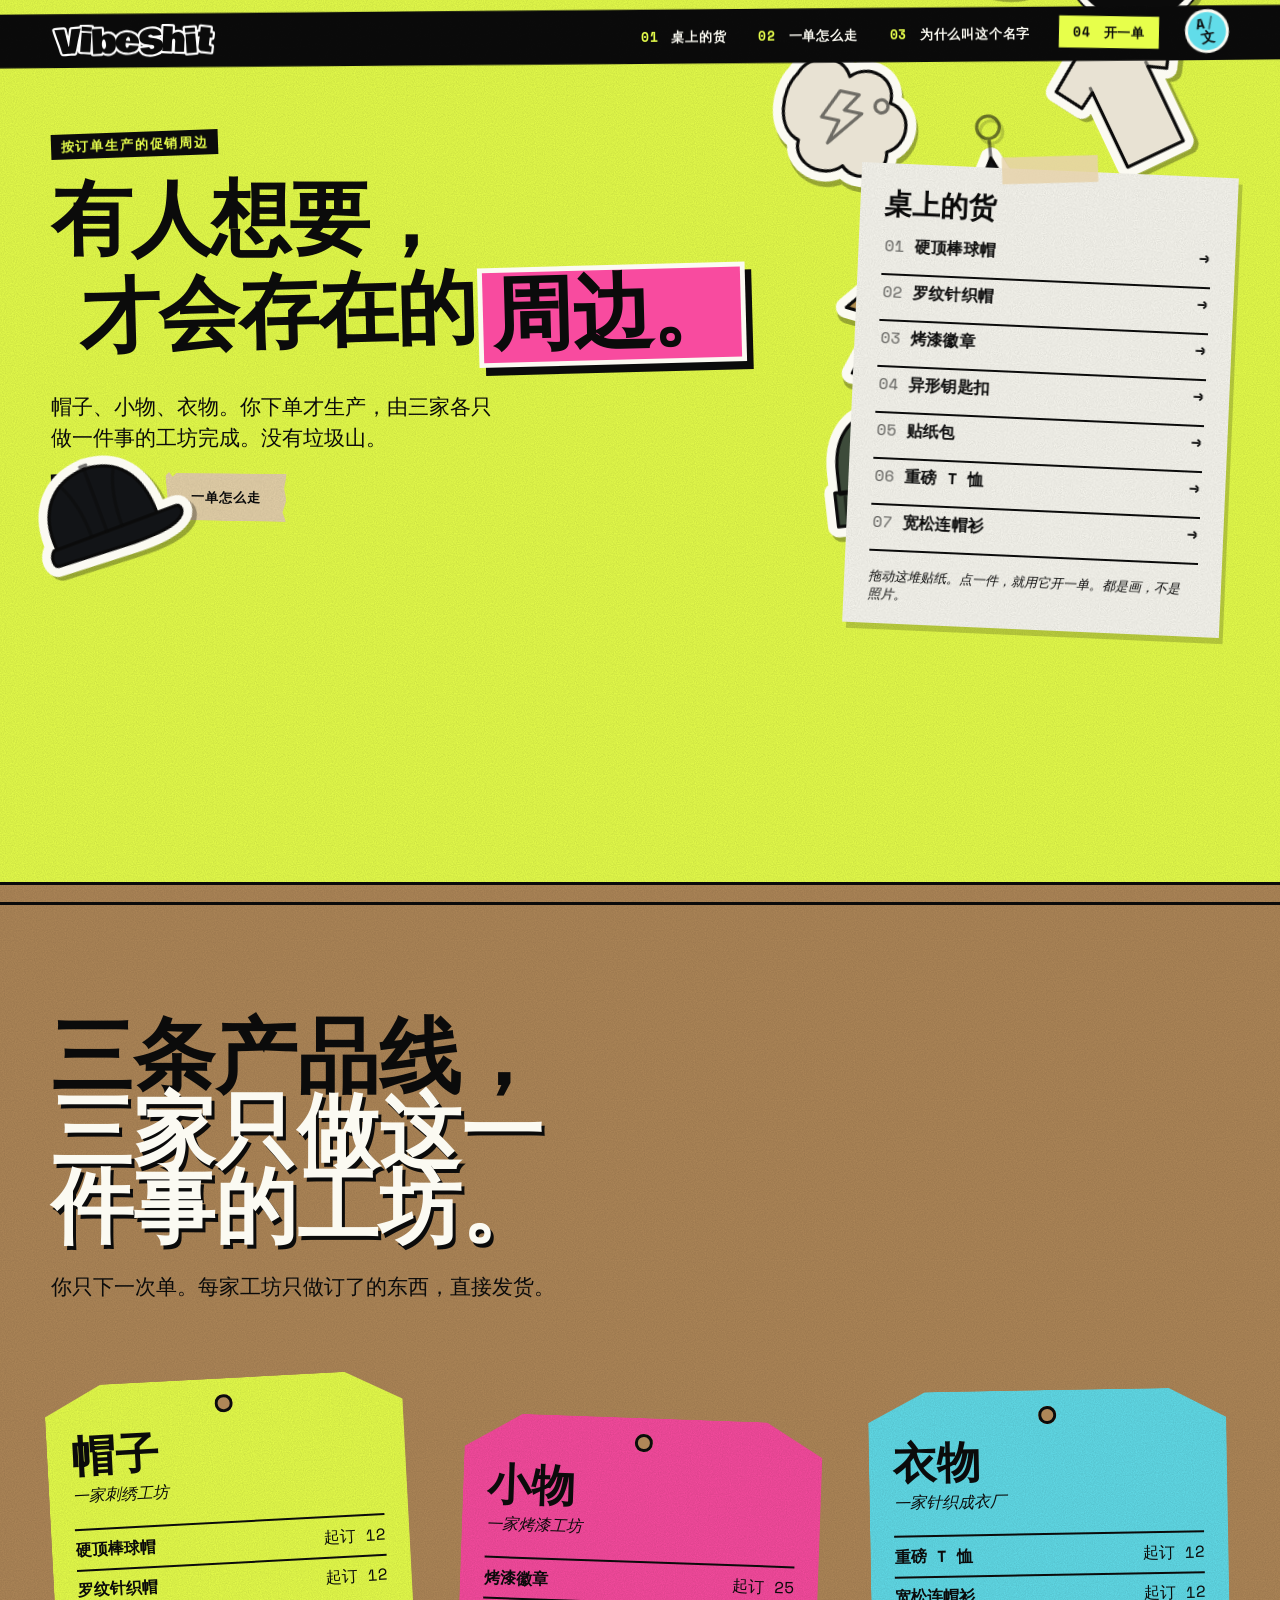
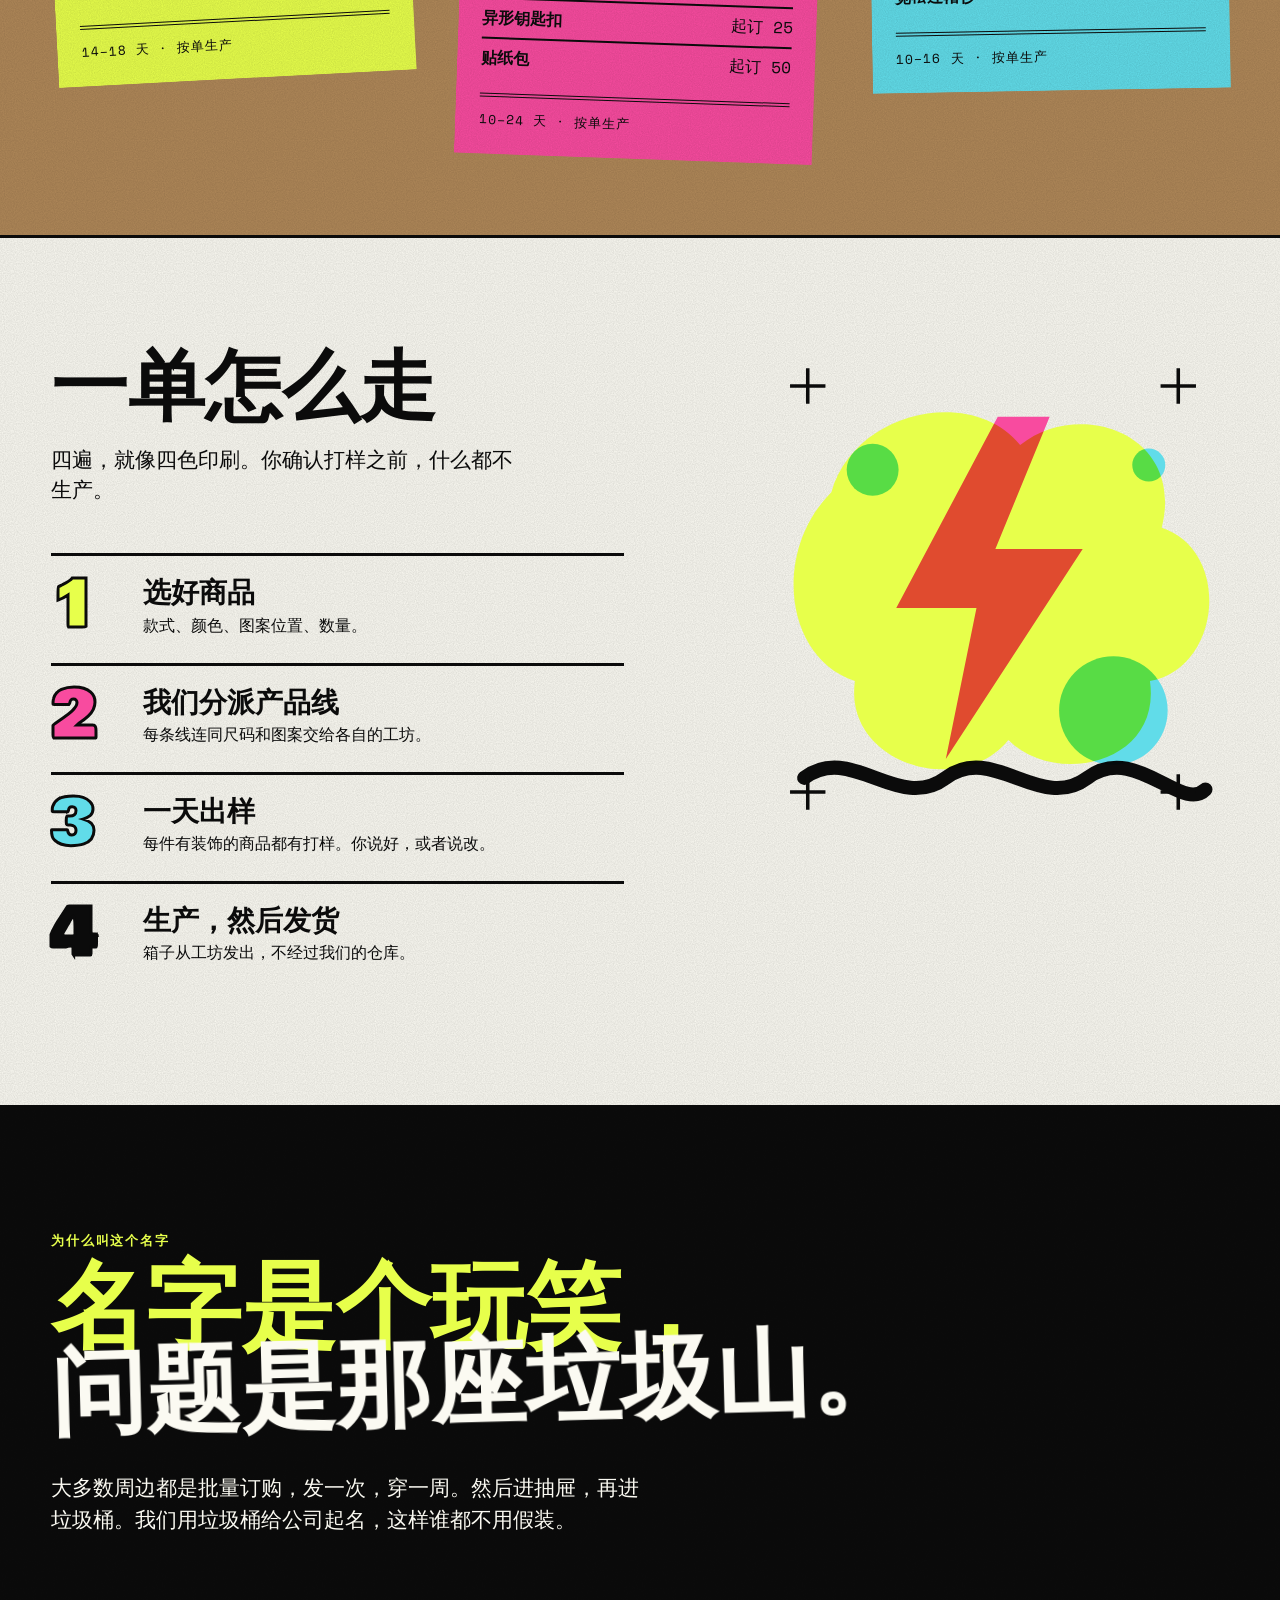
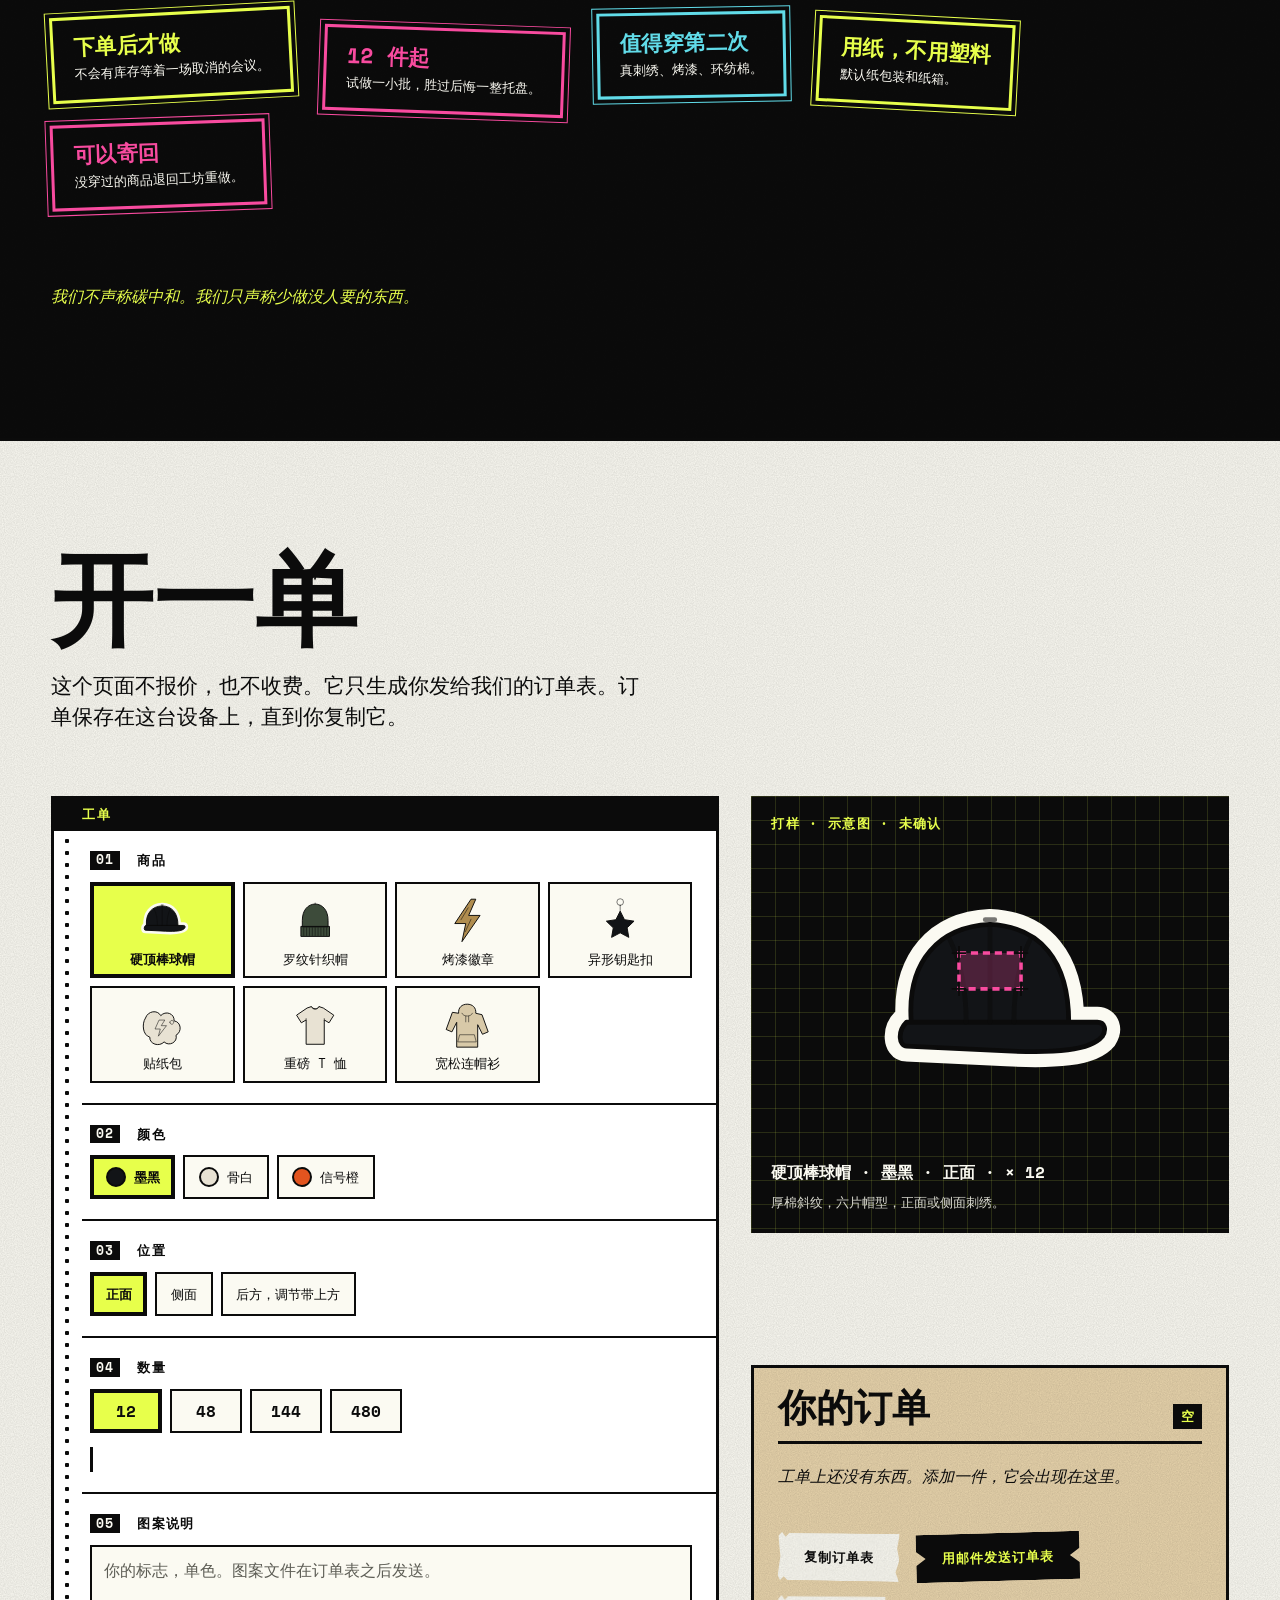
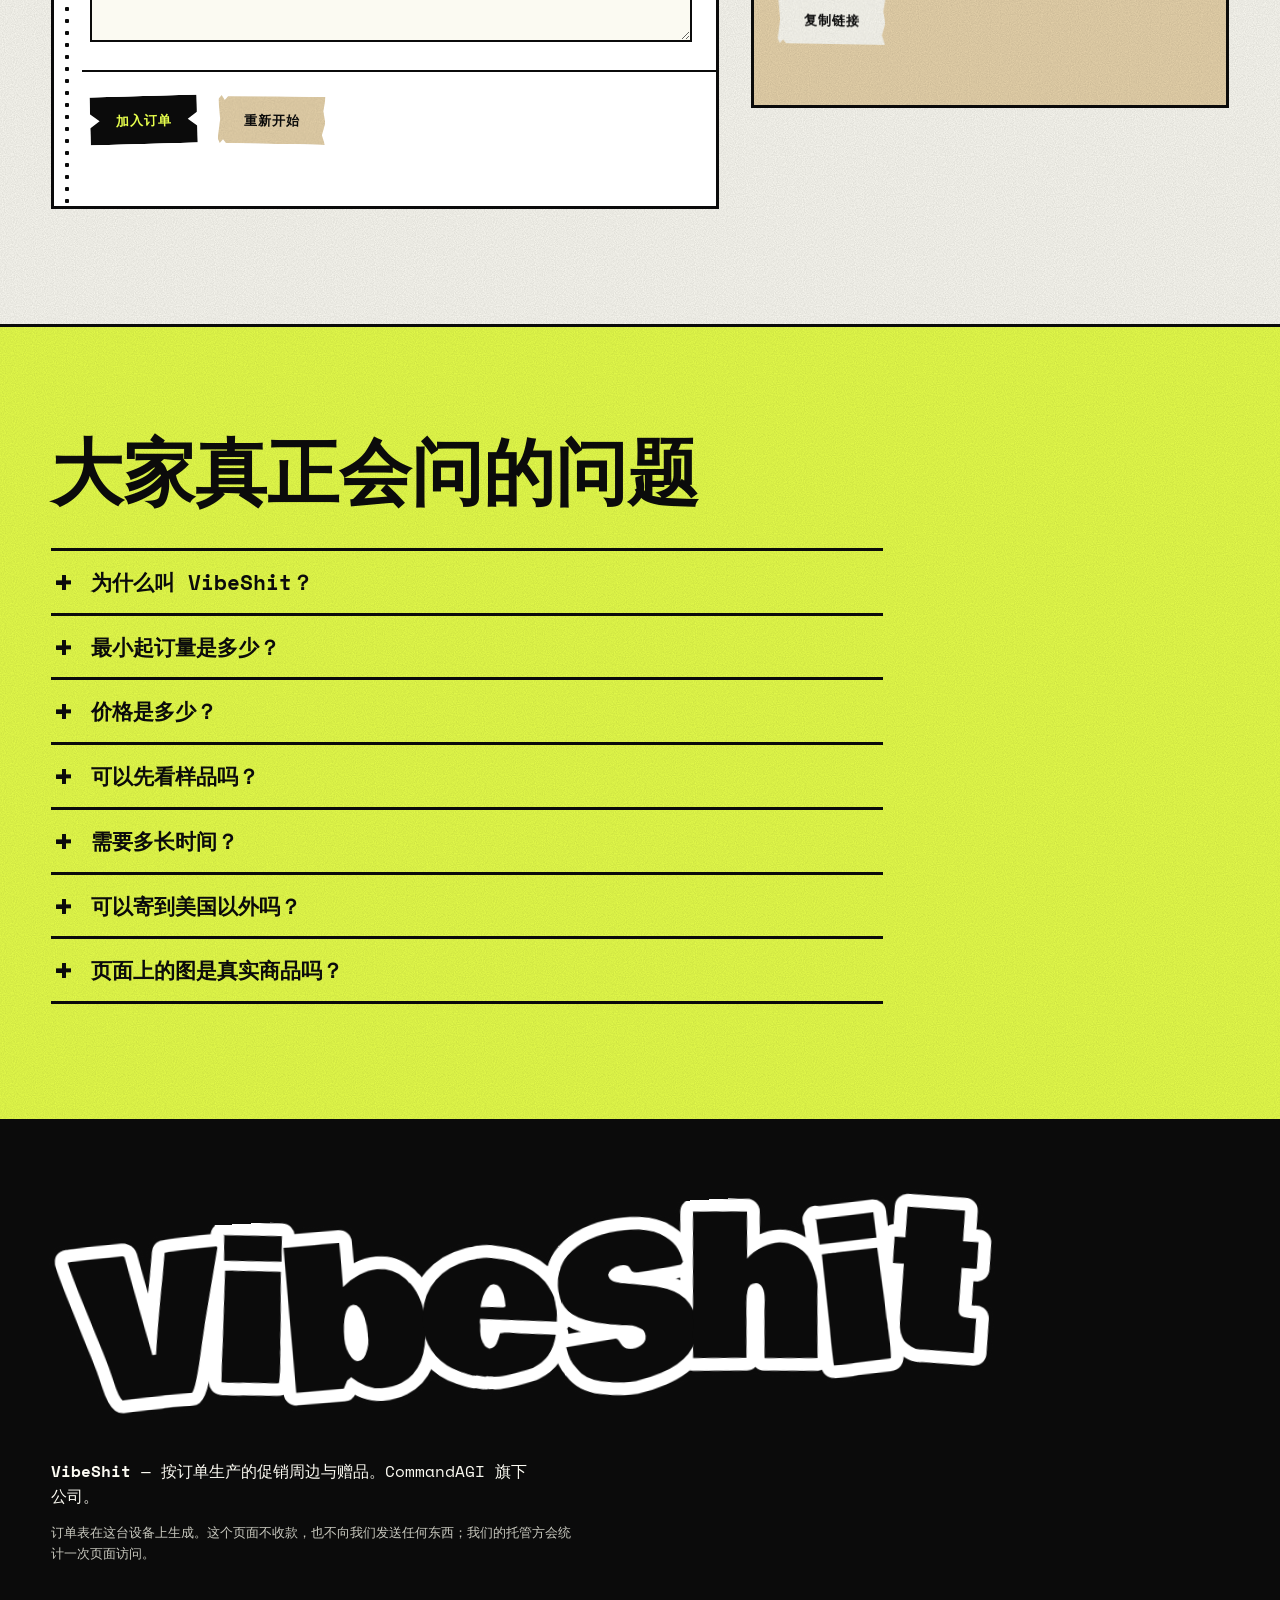
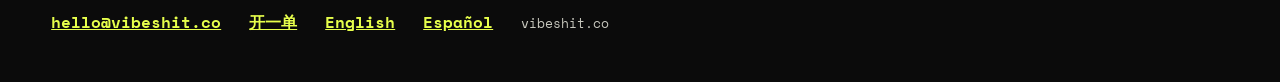
<file: zh-Hans/index.html>
<!doctype html>
<html lang="zh-Hans">
<head>
<meta charset="utf-8">
<meta name="viewport" content="width=device-width, initial-scale=1">
<title>VibeShit — 有人想要，才会存在的周边</title>
<meta name="description" content="促销周边与赠品——帽子、小物与衣物——按订单生产，每条产品线由一个垂直合作方完成。没有仓库，没有垃圾山，不需要 5000 件起订。">
<meta property="og:title" content="VibeShit — 有人想要，才会存在的周边">
<meta property="og:description" content="为你的团队做帽子、小物与衣物，下单后才生产。一张订单表，三个垂直合作方。">
<meta property="og:type" content="website">
<meta property="og:url" content="https://vibeshit.co/zh-Hans/">
<meta property="og:image" content="https://vibeshit.co/og.png">
<meta name="twitter:card" content="summary_large_image">
<meta http-equiv="Content-Security-Policy" content="default-src 'self'; connect-src 'self' https://cloudflareinsights.com; img-src 'self' data:; style-src 'self'; script-src 'self' https://static.cloudflareinsights.com; base-uri 'none'; form-action 'none'">
<meta name="theme-color" content="#e6ff58">
<link rel="icon" href="../mark.svg" type="image/svg+xml">
<link rel="apple-touch-icon" href="../touch-icon.png">
<link rel="preload" href="../fonts/bowlby-one.woff2" as="font" type="font/woff2" crossorigin>
<link rel="preload" href="../fonts/space-mono-regular.woff2" as="font" type="font/woff2" crossorigin>
<link rel="stylesheet" href="../style.css">
<link rel="alternate" hreflang="en" href="https://vibeshit.co/">
<link rel="alternate" hreflang="es" href="https://vibeshit.co/es/">
<link rel="alternate" hreflang="zh-Hans" href="https://vibeshit.co/zh-Hans/">
</head>
<body>
<a class="skip" href="#main">跳到正文</a>

<header class="tape">
  <a class="tape__brand" href="./" aria-label="VibeShit 首页"><img src="../wordmark.svg" alt="VibeShit" width="201" height="44"></a>
  <nav class="tape__nav" aria-label="主导航">
    <a href="#lines"><b>01</b> 桌上的货</a>
    <a href="#how"><b>02</b> 一单怎么走</a>
    <a href="#landfill"><b>03</b> 为什么叫这个名字</a>
    <a class="tape__go" href="#build"><b>04</b> 开一单</a>
  </nav>
  <button class="lang-btn" type="button" id="lang-button" aria-haspopup="dialog" aria-label="语言：简体中文">
    <span class="lang-btn__glyph" aria-hidden="true">A<span>/</span><span lang="zh-Hans">文</span></span>
  </button>
</header>

<dialog id="lang-dialog" aria-label="Language">
  <ul class="lang-list">
    <li><a href="../" hreflang="en"><span lang="en">English</span><small>en</small></a></li>
    <li><a href="../es/" hreflang="es"><span lang="es">Español</span><small>es</small></a></li>
    <li><a href="./" aria-current="true"><span lang="zh-Hans">简体中文</span><small>zh-Hans</small></a></li>
  </ul>
</dialog>

<main id="main">

  <section class="hero" aria-labelledby="hero-title">
    <div class="hero__copy">
      <p class="eyebrow">按订单生产的促销周边</p>
      <h1 id="hero-title"><span class="h1-line h1-line--0">有人想要，</span> <span class="h1-line h1-line--1">才会存在的</span> <span class="h1-line h1-line--2"><em>周边。</em></span></h1>
      <p class="lede">帽子、小物、衣物。你下单才生产，由三家各只做一件事的工坊完成。没有垃圾山。</p>
      <p class="actions"><a class="button button--go" href="#build">开一单</a> <a class="button button--tape" href="#how">一单怎么走</a></p>
    </div>
    <div class="pile" id="pile" aria-hidden="true" data-words="{&quot;min&quot;:&quot;12 件起&quot;,&quot;warehouse&quot;:&quot;0 个仓库&quot;,&quot;proof&quot;:&quot;24 小时出样&quot;,&quot;after&quot;:&quot;下单后才做&quot;}"></div>
    <div class="setlist">
      <h2 class="setlist__title" id="pile-label">桌上的货</h2>
      <ul aria-labelledby="pile-label">
        <li><button type="button" data-pick="cap">硬顶棒球帽<span aria-hidden="true">→</span></button></li>
        <li><button type="button" data-pick="beanie">罗纹针织帽<span aria-hidden="true">→</span></button></li>
        <li><button type="button" data-pick="pin">烤漆徽章<span aria-hidden="true">→</span></button></li>
        <li><button type="button" data-pick="keyring">异形钥匙扣<span aria-hidden="true">→</span></button></li>
        <li><button type="button" data-pick="stickers">贴纸包<span aria-hidden="true">→</span></button></li>
        <li><button type="button" data-pick="tee">重磅 T 恤<span aria-hidden="true">→</span></button></li>
        <li><button type="button" data-pick="hoodie">宽松连帽衫<span aria-hidden="true">→</span></button></li>
      </ul>
      <p class="setlist__hint">拖动这堆贴纸。点一件，就用它开一单。都是画，不是照片。</p>
    </div>
  </section>

  <section id="lines" class="lines" aria-labelledby="lines-title">
    <h2 id="lines-title"><span>三条产品线，</span> <span>三家只做这一件事的工坊。</span></h2>
    <p class="lines__lede">你只下一次单。每家工坊只做订了的东西，直接发货。</p>
    <div class="tags">
        <article class="tag tag--headwear">
          <span class="tag__hole" aria-hidden="true"></span>
          <h3>帽子</h3>
          <p class="tag__shop">一家刺绣工坊</p>
          <ul>
            <li><span>硬顶棒球帽</span><span>起订 12</span></li>
            <li><span>罗纹针织帽</span><span>起订 12</span></li>
          </ul>
          <p class="tag__days">14–18 天 · 按单生产</p>
        </article>
        <article class="tag tag--trinkets">
          <span class="tag__hole" aria-hidden="true"></span>
          <h3>小物</h3>
          <p class="tag__shop">一家烤漆工坊</p>
          <ul>
            <li><span>烤漆徽章</span><span>起订 25</span></li>
            <li><span>异形钥匙扣</span><span>起订 25</span></li>
            <li><span>贴纸包</span><span>起订 50</span></li>
          </ul>
          <p class="tag__days">10–24 天 · 按单生产</p>
        </article>
        <article class="tag tag--threads">
          <span class="tag__hole" aria-hidden="true"></span>
          <h3>衣物</h3>
          <p class="tag__shop">一家针织成衣厂</p>
          <ul>
            <li><span>重磅 T 恤</span><span>起订 12</span></li>
            <li><span>宽松连帽衫</span><span>起订 12</span></li>
          </ul>
          <p class="tag__days">10–16 天 · 按单生产</p>
        </article>
    </div>
  </section>

  <section id="how" class="how" aria-labelledby="how-title">
    <div class="how__copy">
      <h2 id="how-title">一单怎么走</h2>
      <p>四遍，就像四色印刷。你确认打样之前，什么都不生产。</p>
      <ol class="passes">
        <li class="pass pass--chartreuse"><h3>选好商品</h3><p>款式、颜色、图案位置、数量。</p></li>
        <li class="pass pass--magenta"><h3>我们分派产品线</h3><p>每条线连同尺码和图案交给各自的工坊。</p></li>
        <li class="pass pass--cyan"><h3>一天出样</h3><p>每件有装饰的商品都有打样。你说好，或者说改。</p></li>
        <li class="pass pass--ink"><h3>生产，然后发货</h3><p>箱子从工坊发出，不经过我们的仓库。</p></li>
      </ol>
    </div>
    <div class="print" role="img" aria-label="随滚动逐层叠印的四色印刷">
      <svg viewBox="0 0 400 400" aria-hidden="true">
        <g class="ink ink--chartreuse"><path d="M60 120c20-70 120-90 160-40 50-40 140-10 120 70 60 20 50 120-10 130 10 70-80 90-120 50-40 50-140 20-130-50-60-20-70-110-20-160Z"/></g>
        <g class="ink ink--magenta"><path d="M206 52 120 214h68l-26 128 116-178h-74l46-112Z"/></g>
        <g class="ink ink--cyan"><circle cx="300" cy="300" r="46"/><circle cx="96" cy="96" r="22"/><circle cx="330" cy="92" r="14"/></g>
        <g class="ink ink--ink"><path d="M40 360c40-30 80 30 120 0s80 30 120 0 80 30 100 10" fill="none" stroke-width="12" stroke-linecap="round"/><path d="M28 28h30M43 13v30M342 28h30M357 13v30M28 372h30M43 357v30M342 372h30M357 357v30" fill="none" stroke-width="3"/></g>
      </svg>
    </div>
  </section>

  <section id="landfill" class="landfill" aria-labelledby="landfill-title">
    <p class="eyebrow">为什么叫这个名字</p>
    <h2 id="landfill-title"><span>名字是个玩笑，</span> <span>问题是那座垃圾山。</span></h2>
    <p class="landfill__p">大多数周边都是批量订购，发一次，穿一周。然后进抽屉，再进垃圾桶。我们用垃圾桶给公司起名，这样谁都不用假装。</p>
    <ul class="stamps">
      <li class="stamp stamp--0"><b>下单后才做</b><span>不会有库存等着一场取消的会议。</span></li>
      <li class="stamp stamp--1"><b>12 件起</b><span>试做一小批，胜过后悔一整托盘。</span></li>
      <li class="stamp stamp--2"><b>值得穿第二次</b><span>真刺绣、烤漆、环纺棉。</span></li>
      <li class="stamp stamp--3"><b>用纸，不用塑料</b><span>默认纸包装和纸箱。</span></li>
      <li class="stamp stamp--4"><b>可以寄回</b><span>没穿过的商品退回工坊重做。</span></li>
    </ul>
    <p class="landfill__note">我们不声称碳中和。我们只声称少做没人要的东西。</p>
  </section>

  <section id="build" class="build" aria-labelledby="build-title">
    <header class="build__head">
      <h2 id="build-title">开一单</h2>
      <p>这个页面不报价，也不收费。它只生成你发给我们的订单表。订单保存在这台设备上，直到你复制它。</p>
    </header>
    <div class="builder">
      <form class="ticket" id="builder-form" novalidate>
        <p class="ticket__label">工单</p>
        <fieldset class="stage" id="stage-piece"><legend><b>01</b> 商品</legend><div class="chips chips--pieces" id="item-chips"></div></fieldset>
        <fieldset class="stage"><legend><b>02</b> 颜色</legend><div class="chips chips--drops" id="color-chips"></div></fieldset>
        <fieldset class="stage"><legend><b>03</b> 位置</legend><div class="chips" id="place-chips"></div></fieldset>
        <fieldset class="stage"><legend><b>04</b> 数量</legend><div class="chips chips--qty" id="qty-chips"></div><p class="tally" id="tally" title="一笔 = 一个起订量"></p></fieldset>
        <div class="stage"><label class="stage__label" for="art-note"><b>05</b> 图案说明</label><textarea id="art-note" rows="3" maxlength="240" placeholder="你的标志，单色。图案文件在订单表之后发送。"></textarea></div>
        <p class="ticket__actions"><button class="button button--go" type="submit" id="add-button">加入订单</button> <button class="button button--tape" type="button" id="clear-button">重新开始</button></p>
        <p class="saved" id="saved" role="status" aria-live="polite"></p>
      </form>

      <figure class="proof" aria-labelledby="proof-caption">
        <p class="proof__label">打样 · 示意图 · 未确认</p>
        <div class="proof__art" id="proof"></div>
        <figcaption id="proof-caption"></figcaption>
        <p class="proof__note" id="proof-note"></p>
      </figure>

      <div class="sheet" id="sheet" aria-live="polite">
        <header><h3>你的订单</h3><span class="sheet__tag" id="sheet-tag">空</span></header>
        <ul class="sheet-lines" id="sheet-lines"></ul>
        <p class="sheet__empty" id="sheet-empty">工单上还没有东西。添加一件，它会出现在这里。</p>
        <dl class="totals" id="totals" hidden>
          <div><dt>件数</dt><dd id="total-pieces">0</dd></div>
          <div><dt>工坊</dt><dd id="total-partners">0</dd></div>
          <div><dt>生产周期</dt><dd id="total-window">–</dd></div>
          <div><dt>价格</dt><dd>按单报价</dd></div>
        </dl>
        <p class="sheet__actions">
          <button class="button button--tape" type="button" id="copy-button">复制订单表</button>
          <a class="button button--go" id="email-button" href="mailto:hello@vibeshit.co">用邮件发送订单表</a>
          <button class="button button--tape" type="button" id="link-button">复制链接</button>
        </p>
        <p class="saved" id="sheet-status" role="status" aria-live="polite"></p>
      </div>
    </div>
  </section>

  <section id="faq" class="faq" aria-labelledby="faq-title">
    <h2 id="faq-title">大家真正会问的问题</h2>
    <details>
      <summary>为什么叫 VibeShit？</summary>
      <p>因为大多数周边最后都成了这个。这个名字让我们保持诚实：一件东西不值得穿第二次，我们就不该做。标志是玩笑，生产不是。</p>
    </details>
    <details>
      <summary>最小起订量是多少？</summary>
      <p>帽子、针织帽、T 恤和连帽衫 12 件；徽章和钥匙扣 25 件；贴纸包 50 件。每条线有自己的工坊和起订量。</p>
    </details>
    <details>
      <summary>价格是多少？</summary>
      <p>每单单独报价：数量、颜色、工艺和工坊当前的价格决定它。发来订单表，你会收到一份带生产周期的报价，而不是一张会过期的价目表。</p>
    </details>
    <details>
      <summary>可以先看样品吗？</summary>
      <p>可以。任何产品线都可以先寄一件素色样品，如果正式下单，样品费用从订单中扣除。</p>
    </details>
    <details>
      <summary>需要多长时间？</summary>
      <p>打样确认后：帽子 14–18 天，小物 10–24 天，衣物 10–16 天。混合订单按最长周期，从各工坊分批发货。</p>
    </details>
    <details>
      <summary>可以寄到美国以外吗？</summary>
      <p>可以。每家工坊单独报运费；确认之前，订单表会写明目的地。</p>
    </details>
    <details>
      <summary>页面上的图是真实商品吗？</summary>
      <p>不是。贴纸和打样都是为这个页面画的示意图。你的打样由工坊根据你的图案绘制。</p>
    </details>
  </section>

</main>

<footer class="foot">
  <img class="foot__mark" src="../wordmark.svg" alt="" width="603" height="132">
  <div class="foot__who">
    <p><strong>VibeShit</strong> — 按订单生产的促销周边与赠品。CommandAGI 旗下公司。</p>
    <p class="fine">订单表在这台设备上生成。这个页面不收款，也不向我们发送任何东西；我们的托管方会统计一次页面访问。</p>
  </div>
  <p class="foot__links">
    <a href="mailto:hello@vibeshit.co">hello@vibeshit.co</a>
    <a href="#build">开一单</a>
    <a href="../" hreflang="en" lang="en">English</a>
    <a href="../es/" hreflang="es" lang="es">Español</a>
    <span class="fine">vibeshit.co</span>
  </p>
</footer>

<script type="module" src="../app.js"></script>
</body>
</html>
</file>
<file: style.css>
/*
 * VibeShit — a merch table at a basement show. Acid paper, black gaffer tape, die-cut stickers, riso inks that
 * overprint. The grid is allowed to break; the order builder is not: every control in it is square, labelled and
 * keyboard-first. Two families only: Bowlby One for shouting, Space Mono for everything that has to be read.
 */

@font-face { font-family: "Bowlby One"; src: url("fonts/bowlby-one.woff2") format("woff2"); font-display: swap; }
@font-face { font-family: "Space Mono"; src: url("fonts/space-mono-regular.woff2") format("woff2"); font-weight: 400; font-display: swap; }
@font-face { font-family: "Space Mono"; src: url("fonts/space-mono-bold.woff2") format("woff2"); font-weight: 700; font-display: swap; }
@font-face { font-family: "Space Mono"; src: url("fonts/space-mono-italic.woff2") format("woff2"); font-style: italic; font-display: swap; }
/* Metric-matched stand-ins, so the swap does not move the page. */
@font-face { font-family: "Bowlby Fallback"; src: local("Arial Black"), local("Arial Bold"), local("Liberation Sans Bold"); size-adjust: 104%; ascent-override: 92%; descent-override: 26%; }
@font-face { font-family: "Space Mono Fallback"; src: local("Courier New"), local("Liberation Mono"), local("DejaVu Sans Mono"); size-adjust: 102%; ascent-override: 112%; descent-override: 36%; }

:root {
  --acid: #e6ff58;
  --ink: #0b0b0b;
  --magenta: #f448a1;
  --cyan: #55d7e5;
  --kraft: #b68a57;
  --kraft-light: #e7d3ab;
  --paper: #fbfaf2;
  --muted: #3b3b33;
  --display: "Bowlby One", "Bowlby Fallback", "Arial Black", sans-serif;
  --mono: "Space Mono", "Space Mono Fallback", ui-monospace, monospace;
  --pad: clamp(1rem, 4vw, 4rem);
  /* A 1.333 scale for reading; the display sizes break it on purpose. */
  --s-1: 0.8125rem; --s0: 1rem; --s1: 1.333rem; --s2: 1.777rem; --s3: 2.369rem;
  /* Riso grain: a small turbulence tile, drawn once, laid over every paper. */
  --grain: url("data:image/svg+xml,%3Csvg xmlns='http://www.w3.org/2000/svg' width='160' height='160'%3E%3Cfilter id='n'%3E%3CfeTurbulence type='fractalNoise' baseFrequency='.9' numOctaves='2' stitchTiles='stitch'/%3E%3CfeColorMatrix values='0 0 0 0 0 0 0 0 0 0 0 0 0 0 0 0 0 0 .13 0'/%3E%3C/filter%3E%3Crect width='160' height='160' filter='url(%23n)'/%3E%3C/svg%3E");
}
@supports (color: oklch(0 0 0)) {
  :root {
    --acid: oklch(96% 0.2 118);
    --magenta: oklch(68% 0.22 355);
    --cyan: oklch(83% 0.11 205);
    --kraft: oklch(65% 0.08 70);
  }
}

*, *::before, *::after { box-sizing: border-box; }
html { scroll-behavior: smooth; -webkit-text-size-adjust: 100%; overflow-x: clip; }
@media (prefers-reduced-motion: reduce) { html { scroll-behavior: auto; } }
body {
  margin: 0;
  background: var(--acid) var(--grain);
  color: var(--ink);
  font: 400 var(--s0)/1.6 var(--mono);
  overflow-x: clip;
}
:lang(zh-Hans) { --display: "Noto Sans CJK SC", "Source Han Sans SC", "PingFang SC", "Microsoft YaHei", "Bowlby One", sans-serif; }
:lang(zh-Hans) :is(h1, h2, h3) { font-weight: 900; letter-spacing: 0; }
h1, h2, h3 { font-family: var(--display); font-weight: 400; margin: 0; text-wrap: balance; line-height: 0.92; }
p { margin: 0; text-wrap: pretty; }
a { color: inherit; }
img, svg { display: block; max-width: 100%; }
button { font: inherit; color: inherit; }

:focus-visible { outline: 3px dashed var(--magenta); outline-offset: 4px; }
.landfill :focus-visible, .foot :focus-visible, .tape :focus-visible, .proof :focus-visible { outline-color: var(--acid); }

.skip {
  position: absolute; left: 1rem; top: -4rem; z-index: 50;
  background: var(--ink); color: var(--acid); padding: 0.6rem 1rem; font-weight: 700;
}
.skip:focus { top: 1rem; }

.eyebrow { font: 700 var(--s-1)/1.2 var(--mono); text-transform: uppercase; letter-spacing: 0.14em; }

/* ------------------------------------------------------------ buttons: a die-cut ticket and a strip of tape ------ */
.button {
  display: inline-flex; align-items: center; justify-content: center; gap: 0.5em;
  min-height: 3rem; padding: 0.8rem 1.6rem;
  font: 700 var(--s-1)/1.1 var(--mono); text-transform: uppercase; letter-spacing: 0.08em; text-decoration: none;
  border: 0; cursor: pointer;
  transition: transform 160ms cubic-bezier(.3, 1.6, .5, 1), background-color 120ms;
}
.button--go {
  background: var(--ink); color: var(--acid);
  /* the ticket: notched at both ends, like a stub torn from a roll */
  clip-path: polygon(0 0, 100% 0, 100% 35%, calc(100% - 0.6rem) 50%, 100% 65%, 100% 100%, 0 100%, 0 65%, 0.6rem 50%, 0 35%);
  transform: rotate(-1.5deg);
}
.button--go:hover { background: var(--magenta); color: var(--ink); transform: rotate(0) translateY(-2px); }
.button--tape {
  background: var(--kraft-light) var(--grain); color: var(--ink);
  /* masking tape: torn, not cut */
  clip-path: polygon(0 8%, 3% 0, 6% 10%, 9% 2%, 100% 0, 98% 30%, 100% 55%, 97% 80%, 100% 100%, 8% 100%, 5% 92%, 2% 100%, 0 90%, 2% 50%);
  transform: rotate(1deg);
}
.button--tape:hover { background-color: var(--paper); transform: rotate(-0.5deg) translateY(-2px); }
.button:active { transform: scale(0.97); }

/* ------------------------------------------------------------ the masthead: one strip of gaffer tape ------------ */
.tape {
  position: sticky; top: 0.5rem; z-index: 20;
  display: flex; align-items: center; gap: clamp(0.75rem, 2vw, 2rem);
  margin: 0.5rem -1rem 0; padding: 0.45rem calc(var(--pad) + 1rem);
  background: var(--ink) var(--grain); color: var(--paper);
  transform: rotate(-0.6deg);
  clip-path: polygon(0 12%, 1% 0, 99% 6%, 100% 0, 99.4% 50%, 100% 100%, 0.6% 92%, 0 100%, 0.5% 55%);
  box-shadow: 0 6px 0 rgb(0 0 0 / 0.15);
}
.tape__brand { flex: none; }
.tape__brand img { width: clamp(118px, 13vw, 170px); height: auto; }
.tape__nav { display: flex; gap: clamp(0.5rem, 2vw, 1.75rem); margin-left: auto; align-items: center; }
.tape__nav a {
  font: 700 var(--s-1)/1 var(--mono); text-transform: uppercase; letter-spacing: 0.06em; text-decoration: none;
  padding: 0.6rem 0.2rem; white-space: nowrap;
}
.tape__nav a b { color: var(--acid); margin-right: 0.3em; }
.tape__nav a:hover { color: var(--acid); text-decoration: underline wavy var(--magenta); text-underline-offset: 6px; }
.tape__go { background: var(--acid); color: var(--ink); padding: 0.6rem 0.9rem !important; transform: rotate(1.5deg); }
.tape__go b { color: var(--ink) !important; }
.tape__go:hover { background: var(--magenta); color: var(--ink) !important; text-decoration: none !important; }

.lang-btn {
  flex: none; display: grid; place-items: center;
  width: 2.75rem; height: 2.75rem; border-radius: 50%;
  border: 3px solid var(--paper); background: var(--cyan); color: var(--ink); cursor: pointer;
  transform: rotate(-8deg);
}
.lang-btn:hover { background: var(--magenta); }
.lang-btn__glyph { font: 700 0.85rem/1 var(--mono); }
.lang-btn__glyph span:first-child { opacity: 0.55; margin: 0 1px; }

dialog#lang-dialog {
  border: 3px solid var(--ink); padding: 0; background: var(--paper); color: var(--ink);
  min-width: 16rem; transform: rotate(-1deg); box-shadow: 8px 8px 0 var(--magenta);
}
dialog#lang-dialog::backdrop { background: rgb(11 11 11 / 0.6); }
.lang-list { list-style: none; margin: 0; padding: 0.5rem; }
.lang-list a {
  display: flex; justify-content: space-between; gap: 2rem; padding: 0.8rem 1rem;
  text-decoration: none; font-weight: 700;
}
.lang-list a:hover { background: var(--acid); }
.lang-list a[aria-current="true"] { background: var(--ink); color: var(--acid); }
.lang-list small { opacity: 0.7; font-weight: 400; }

/* ------------------------------------------------------------ hero: the table and the pile -------------------- */
.hero {
  position: relative;
  display: grid;
  grid-template-columns: repeat(12, minmax(0, 1fr));
  column-gap: 1.5rem;
  min-height: calc(100svh - 4rem);
  grid-template-rows: auto minmax(clamp(220px, 30svh, 380px), 1fr);
  padding: clamp(2rem, 5vw, 4.5rem) var(--pad) 0;
}
.hero__copy { grid-column: 1 / span 8; grid-row: 1; position: relative; z-index: 1; }
.hero .eyebrow { margin-bottom: 1.25rem; display: inline-block; background: var(--ink); color: var(--acid); padding: 0.3rem 0.6rem; transform: rotate(-2deg); }
.hero h1 { font-size: clamp(3rem, min(6.3vw, 9.6svh), 8rem); letter-spacing: -0.02em; line-height: 0.86; }
.h1-line { display: inline-block; }
.h1-line--1 { transform: translateX(0.35em) rotate(-1.5deg); }
.h1-line--2 { transform: rotate(1deg); }
.h1-line em {
  font-style: normal; display: inline-block; margin-top: 0.08em;
  background: var(--magenta); padding: 0 0.12em 0.04em;
  box-shadow: 0 0 0 0.06em var(--paper), 0.08em 0.1em 0 0.06em var(--ink);
  transform: rotate(-2.5deg) translateX(0.1em);
}
.hero .lede { max-width: 34ch; margin-top: 1.9rem; font-size: var(--s1); line-height: 1.45; }
.actions { margin-top: 1.25rem; display: flex; flex-wrap: wrap; gap: 1rem 1.25rem; }

/* The set list, taped to the wall above the table: the keyboard's way into the pile. */
.setlist {
  grid-column: 9 / span 4; grid-row: 1; align-self: start; position: relative; z-index: 3;
  margin-top: 2.5rem; padding: 1.75rem 1.5rem 1.25rem;
  background: var(--paper) var(--grain); transform: rotate(2.5deg);
  box-shadow: 4px 6px 0 rgb(0 0 0 / 0.18);
}
.setlist::before {
  content: ""; position: absolute; top: -0.85rem; left: 50%; width: 6rem; height: 1.7rem; translate: -50% 0;
  background: rgb(231 211 171 / 0.85); transform: rotate(-4deg);
}
.setlist__title { font-size: var(--s2); margin-bottom: 0.75rem; }
.setlist ul { list-style: none; margin: 0; padding: 0; counter-reset: song; }
.setlist li { counter-increment: song; border-bottom: 2px solid var(--ink); }
.setlist button {
  width: 100%; display: flex; align-items: baseline; gap: 0.6rem; min-height: 2.75rem;
  padding: 0.45rem 0.1rem; background: none; border: 0; cursor: pointer; text-align: left;
  font: 700 var(--s0)/1.2 var(--mono); text-transform: uppercase; letter-spacing: 0.02em;
}
.setlist button::before { content: counter(song, decimal-leading-zero); font-weight: 400; opacity: 0.6; }
.setlist button span { margin-left: auto; transition: translate 160ms; }
.setlist button:hover { background: var(--acid); }
.setlist button:hover span { translate: 0.3rem 0; }
.setlist__hint { margin-top: 0.9rem; font-size: var(--s-1); font-style: italic; line-height: 1.45; }

.pile { grid-column: 1 / -1; grid-row: 2; position: relative; z-index: 2; margin: 0 calc(var(--pad) * -1); }
/* Before the script measures the pile, and without it, the table is an empty strip of kraft. */
.pile::after {
  content: ""; position: absolute; inset: auto 0 0; height: 1.25rem; z-index: -1;
  background: var(--kraft) var(--grain); border-top: 3px solid var(--ink);
}
.sticker {
  position: absolute; left: 0; top: 0; display: grid; place-items: center;
  cursor: grab; touch-action: none; user-select: none; -webkit-user-select: none;
  filter: drop-shadow(3px 5px 0 rgb(0 0 0 / 0.3));
  will-change: transform;
}
@media (pointer: coarse) { .sticker { touch-action: pan-y; } }
/* Stickers wait out of sight until the table is on screen, then fall. */
.pile:not(.is-falling, .is-still) .sticker { visibility: hidden; }
.sticker.is-held { cursor: grabbing; filter: drop-shadow(8px 14px 0 rgb(0 0 0 / 0.25)); z-index: 5; }
.sticker .drawing { width: 100%; height: 100%; }
.sticker--word span {
  display: grid; place-items: center; width: 100%; height: 100%; border-radius: 50%; padding: 12%;
  text-align: center; font: 700 clamp(0.62rem, 1.05vw, 0.95rem)/1.1 var(--mono); text-transform: uppercase;
  border: 6px solid var(--paper); box-shadow: 0 0 0 2px var(--ink);
}
.sticker--word:nth-child(8n) span { background: var(--ink); color: var(--acid); }
.sticker--word:nth-child(8n+1) span { background: var(--cyan); }
.sticker--word:nth-child(8n+2) span { background: var(--paper); }
.sticker--word:nth-child(8n+3) span { background: var(--magenta); }
:lang(zh-Hans) .sticker--word span { font-size: clamp(0.75rem, 1.2vw, 1.05rem); }

.drawing__cut { fill: var(--paper); stroke: var(--paper); stroke-width: 26; stroke-linejoin: round; }
.drawing__body { stroke: var(--ink); stroke-width: 4; stroke-linejoin: round; }
.drawing__detail { fill: none; stroke: var(--ink); stroke-width: 4; stroke-linecap: round; stroke-linejoin: round; opacity: 0.55; }
.drawing__place { fill: rgb(244 72 161 / 0.25); stroke: var(--magenta); stroke-width: 3; stroke-dasharray: 6 4; }
.drawing__reg { stroke: var(--ink); stroke-width: 1.5; }

/* ------------------------------------------------------------ the lines: hang tags on kraft --------------------- */
.lines {
  background: var(--kraft) var(--grain);
  padding: clamp(4rem, 9vw, 8rem) var(--pad);
  border-top: 3px solid var(--ink);
}
.lines h2 { font-size: clamp(2.4rem, 6.4vw, 6.5rem); max-width: 14ch; }
.lines h2 span:last-child { display: block; color: var(--paper); -webkit-text-stroke: 0; text-shadow: 0.04em 0.05em 0 var(--ink); }
.lines__lede { margin-top: 1.5rem; max-width: 40ch; font-size: var(--s1); line-height: 1.45; }
.tags {
  display: grid; grid-template-columns: repeat(auto-fit, minmax(min(100%, 19rem), 1fr));
  gap: clamp(2rem, 4vw, 3.5rem); margin-top: clamp(3rem, 6vw, 5rem); align-items: start;
}
.tag {
  position: relative; padding: 3.25rem 1.5rem 1.5rem;
  clip-path: polygon(16% 0, 84% 0, 100% 10%, 100% 100%, 0 100%, 0 10%);
  background: var(--acid) var(--grain);
}
.tag--headwear { transform: rotate(-3deg); }
.tag--trinkets { background-color: var(--magenta); transform: rotate(2deg) translateY(2.5rem); }
.tag--threads { background-color: var(--cyan); transform: rotate(-1deg) translateY(0.75rem); }
.tag__hole {
  position: absolute; top: 1rem; left: 50%; translate: -50% 0;
  width: 1.1rem; height: 1.1rem; border-radius: 50%; background: var(--kraft); box-shadow: inset 0 0 0 3px var(--ink);
}
.tag h3 { font-size: clamp(2rem, 3.4vw, 3rem); }
.tag__shop { margin-top: 0.35rem; font-style: italic; }
.tag ul { list-style: none; margin: 1.25rem 0 0; padding: 0; }
.tag li { display: flex; gap: 0.5rem; padding: 0.4rem 0; border-top: 2px solid var(--ink); font-weight: 700; }
.tag li span:last-child { margin-left: auto; font-weight: 400; white-space: nowrap; }
.tag__days { margin-top: 1rem; padding-top: 0.75rem; border-top: 4px double var(--ink); font-size: var(--s-1); text-transform: uppercase; letter-spacing: 0.08em; }

/* ------------------------------------------------------------ how: four inks, one pass per step ---------------- */
.how {
  display: grid; grid-template-columns: repeat(12, minmax(0, 1fr)); gap: 2rem;
  padding: clamp(4rem, 9vw, 8rem) var(--pad);
  background: var(--paper) var(--grain);
  border-top: 3px solid var(--ink);
  view-timeline-name: --how;
}
.how__copy { grid-column: 1 / span 6; }
.how h2 { font-size: clamp(2.4rem, 6vw, 6rem); }
.how__copy > p { margin-top: 1.25rem; max-width: 38ch; font-size: var(--s1); line-height: 1.45; }
.passes { list-style: none; margin: 3rem 0 0; padding: 0; counter-reset: pass; }
.pass {
  counter-increment: pass; position: relative;
  display: grid; grid-template-columns: 4.5rem 1fr; column-gap: 1.25rem;
  padding: 1.5rem 0; border-top: 3px solid var(--ink);
}
.pass::before {
  content: counter(pass); grid-row: 1 / span 2;
  font: 400 4rem/0.8 var(--display);
  -webkit-text-stroke: 3px var(--ink); color: var(--ink-pass);
}
.pass--chartreuse { --ink-pass: var(--acid); }
.pass--magenta { --ink-pass: var(--magenta); }
.pass--cyan { --ink-pass: var(--cyan); }
.pass--ink { --ink-pass: var(--ink); }
.pass h3 { font-size: var(--s2); }
.pass p { margin-top: 0.4rem; }
.print { grid-column: 8 / span 5; position: sticky; top: 6rem; align-self: start; }
.print svg { width: 100%; height: auto; }
.ink { mix-blend-mode: multiply; }
.ink--chartreuse { fill: var(--acid); translate: 3px -2px; }
.ink--magenta { fill: var(--magenta); translate: -2px 2px; }
.ink--cyan { fill: var(--cyan); translate: 2px 3px; }
.ink--ink { stroke: var(--ink); fill: none; }
@supports (animation-timeline: view()) {
  @media (prefers-reduced-motion: no-preference) {
    .ink { animation: ink-down linear both; animation-timeline: --how; }
    .ink--chartreuse { animation-range: entry 40% cover 30%; }
    .ink--magenta { animation-range: cover 30% cover 42%; }
    .ink--cyan { animation-range: cover 42% cover 54%; }
    .ink--ink { animation-range: cover 54% cover 66%; }
  }
}
/* An ink lands slightly off register, then settles: the misregistration that stays is the riso's own. */
@keyframes ink-down {
  from { opacity: 0; transform: translate(-14px, 10px); }
  60% { opacity: 1; }
  to { opacity: 1; transform: none; }
}

/* ------------------------------------------------------------ why the name: black, the pile ---------------------- */
.landfill {
  background: var(--ink) var(--grain); color: var(--paper);
  padding: clamp(4rem, 10vw, 9rem) var(--pad);
}
.landfill .eyebrow { color: var(--acid); }
.landfill h2 { margin-top: 1rem; font-size: clamp(2.6rem, 7.4vw, 8rem); color: var(--acid); max-width: 16ch; }
.landfill h2 span:last-child { display: block; color: var(--paper); transform: rotate(-1.5deg); transform-origin: left; }
.landfill__p { margin-top: 2rem; max-width: 46ch; font-size: var(--s1); line-height: 1.5; }
.stamps { list-style: none; margin: clamp(3rem, 6vw, 5rem) 0 0; padding: 0; display: flex; flex-wrap: wrap; gap: 1.5rem 2rem; }
.stamp {
  display: grid; gap: 0.35rem; max-width: 17rem; padding: 1rem 1.25rem;
  border: 3px solid var(--stamp); color: var(--stamp);
  outline: 1px solid var(--stamp); outline-offset: 4px;
}
.stamp b { font: 700 var(--s1)/1.1 var(--mono); text-transform: uppercase; letter-spacing: 0.02em; }
.stamp span { color: var(--paper); font-size: var(--s-1); line-height: 1.45; }
.stamp--0 { --stamp: var(--acid); transform: rotate(-3deg); }
.stamp--1 { --stamp: var(--magenta); transform: rotate(2deg) translateY(1rem); }
.stamp--2 { --stamp: var(--cyan); transform: rotate(-1deg); }
.stamp--3 { --stamp: var(--acid); transform: rotate(3deg) translateY(0.5rem); }
.stamp--4 { --stamp: var(--magenta); transform: rotate(-2deg); }
.landfill__note { margin-top: clamp(3rem, 6vw, 5rem); max-width: 44ch; font-style: italic; color: var(--acid); }

/* ------------------------------------------------------------ the production run ---------------------------------- */
.build { background: var(--paper) var(--grain); padding: clamp(4rem, 9vw, 8rem) var(--pad); border-top: 3px solid var(--ink); }
.build__head h2 { font-size: clamp(3rem, 8vw, 8.5rem); }
.build__head p { margin-top: 1.25rem; max-width: 46ch; font-size: var(--s1); line-height: 1.45; }
.builder {
  display: grid; gap: 2rem; margin-top: clamp(2.5rem, 5vw, 4rem);
  grid-template-columns: minmax(0, 7fr) minmax(0, 5fr);
  grid-template-areas: "ticket proof" "ticket sheet";
  align-items: start;
}
.ticket { grid-area: ticket; }
.proof { grid-area: proof; }
.sheet { grid-area: sheet; }

/* The ticket: a job ticket, square and ruled. This is the one part of the site that never tilts. */
.ticket {
  position: relative; margin: 0; padding: 0 0 1.5rem 1.75rem;
  background: #fff; border: 3px solid var(--ink);
}
.ticket::before { /* the perforation down the stub */
  content: ""; position: absolute; inset: 0 auto 0 0.6rem; width: 6px;
  background: radial-gradient(circle, var(--ink) 2px, transparent 2.5px) 0 0 / 6px 12px repeat-y;
}
.ticket__label {
  margin: 0 0 0 -1.75rem; padding: 0.5rem 1.75rem; background: var(--ink); color: var(--acid);
  font: 700 var(--s-1)/1.2 var(--mono); text-transform: uppercase; letter-spacing: 0.14em;
}
.stage { margin: 0; padding: 1.25rem 1.5rem 1.25rem 0.5rem; border: 0; border-bottom: 2px solid var(--ink); min-inline-size: 0; }
.stage legend, .stage__label {
  float: left; width: 100%; margin-bottom: 0.75rem; padding: 0;
  font: 700 var(--s-1)/1.2 var(--mono); text-transform: uppercase; letter-spacing: 0.1em;
}
.stage legend + * { clear: both; }
.stage legend b, .stage__label b { display: inline-block; background: var(--ink); color: var(--paper); padding: 0.1rem 0.35rem; margin-right: 0.5rem; }
.stage__label { display: block; float: none; }
.chips { display: flex; flex-wrap: wrap; gap: 0.5rem; }
.chip {
  display: inline-flex; align-items: center; gap: 0.5rem; min-height: 2.75rem; padding: 0.5rem 0.85rem;
  background: var(--paper); border: 2px solid var(--ink); cursor: pointer;
  font: 400 var(--s-1)/1.15 var(--mono);
}
.chip:hover { background: var(--kraft-light); }
.chip[aria-pressed="true"] { background: var(--acid); font-weight: 700; box-shadow: inset 0 0 0 2px var(--ink); }
.chips--pieces { display: grid; grid-template-columns: repeat(auto-fill, minmax(8.5rem, 1fr)); }
.chips--pieces .chip { flex-direction: column; justify-content: center; gap: 0.25rem; padding: 0.6rem 0.4rem; text-align: center; }
.chips--pieces .drawing { width: 3.4rem; height: 3.4rem; }
.chips--drops i { width: 1.25rem; height: 1.25rem; border-radius: 50%; border: 2px solid var(--ink); }
.chips--qty .chip { min-width: 4.5rem; justify-content: center; font: 700 var(--s0)/1 var(--mono); font-variant-numeric: tabular-nums; }
.tally { display: flex; flex-wrap: wrap; gap: 4px; margin-top: 0.85rem; min-height: 1.6rem; }
.tally i { width: 3px; height: 1.6rem; background: var(--ink); }
.tally i:nth-child(5n) { background: var(--magenta); margin-right: 0.6rem; }
.stage textarea {
  width: 100%; resize: vertical; padding: 0.75rem; border: 2px solid var(--ink); background: var(--paper);
  font: 400 var(--s0)/1.45 var(--mono); color: var(--ink);
}
.stage textarea::placeholder { color: #5d5d55; }
.ticket__actions { display: flex; flex-wrap: wrap; gap: 1rem 1.25rem; padding: 1.5rem 1.5rem 0 0.5rem; }
.saved { min-height: 1.6em; margin-top: 0.75rem; padding-left: 0.5rem; font-weight: 700; }

/* The proof sits on a cutting mat: black, a gridline every 10 mm, the art box in magenta. */
.proof {
  margin: 0; padding: 1.25rem; color: var(--paper);
  background:
    linear-gradient(rgb(230 255 88 / 0.14) 1px, transparent 1px) 0 0 / 24px 24px,
    linear-gradient(90deg, rgb(230 255 88 / 0.14) 1px, transparent 1px) 0 0 / 24px 24px,
    var(--ink);
}
.proof__label { font: 700 var(--s-1)/1.2 var(--mono); text-transform: uppercase; letter-spacing: 0.1em; color: var(--acid); }
.proof__art { display: grid; place-items: center; aspect-ratio: 4 / 3; }
.proof__art .drawing { width: min(100%, 17rem); height: auto; }
@media (prefers-reduced-motion: no-preference) {
  .proof__art .drawing { animation: proof-in 260ms cubic-bezier(.3, 1.5, .5, 1); }
}
@keyframes proof-in { from { transform: scale(0.92) rotate(-4deg); } }
.proof figcaption { font-weight: 700; }
.proof__note { margin-top: 0.4rem; font-size: var(--s-1); color: #d9d9cf; }

/* The run: a kraft envelope the sheet goes into. */
.sheet { padding: 1.5rem; background: var(--kraft-light) var(--grain); border: 3px solid var(--ink); }
.sheet header { display: flex; align-items: baseline; justify-content: space-between; gap: 1rem; border-bottom: 3px solid var(--ink); padding-bottom: 0.75rem; }
.sheet h3 { font-size: var(--s3); }
.sheet__tag { font: 700 var(--s-1)/1 var(--mono); text-transform: uppercase; background: var(--ink); color: var(--acid); padding: 0.35rem 0.5rem; }
.sheet-lines { list-style: none; margin: 0; padding: 0; }
.sheet-lines li {
  display: grid; grid-template-columns: 3rem minmax(0, 1fr) auto; grid-template-rows: auto auto; column-gap: 0.75rem;
  align-items: center; padding: 0.75rem 0; border-bottom: 1px dashed var(--ink);
}
.sheet-art { grid-row: 1 / span 2; }
.sheet-art .drawing { width: 3rem; height: 3rem; }
.sheet-what b { display: block; }
.sheet-what small { display: block; font-size: var(--s-1); line-height: 1.35; overflow-wrap: anywhere; }
.sheet-qty { font-weight: 700; font-variant-numeric: tabular-nums; }
.sheet-remove { grid-column: 3; justify-self: end; background: none; border: 0; padding: 0.25rem 0; font-size: var(--s-1); text-decoration: underline; cursor: pointer; min-height: 2rem; }
.sheet-remove:hover { color: #9c1458; }
.sheet__empty { padding: 1.25rem 0; font-style: italic; }
.totals { display: grid; grid-template-columns: 1fr 1fr; gap: 0.75rem 1rem; margin: 1rem 0 0; }
.totals div { border-top: 2px solid var(--ink); padding-top: 0.4rem; }
.totals dt { font-size: var(--s-1); text-transform: uppercase; letter-spacing: 0.08em; }
.totals dd { margin: 0; font-weight: 700; font-variant-numeric: tabular-nums; }
.totals[hidden], .sheet__empty[hidden] { display: none; }
.sheet__actions { display: flex; flex-wrap: wrap; gap: 0.9rem 1rem; margin-top: 1.5rem; }
.sheet .saved { padding-left: 0; }
.sheet .button--tape { background-color: var(--paper); }

/* ------------------------------------------------------------ questions: strips of tape ------------------------ */
.faq { padding: clamp(4rem, 9vw, 8rem) var(--pad); border-top: 3px solid var(--ink); }
.faq h2 { font-size: clamp(2.4rem, 5.6vw, 5.5rem); max-width: 14ch; margin-bottom: 2.5rem; }
.faq details { max-width: 52rem; border-top: 3px solid var(--ink); }
.faq details:last-child { border-bottom: 3px solid var(--ink); }
.faq summary {
  display: flex; gap: 1rem; align-items: baseline; cursor: pointer; list-style: none;
  padding: 1rem 0.25rem; font: 700 var(--s1)/1.3 var(--mono);
}
.faq summary::-webkit-details-marker { display: none; }
.faq summary::before { content: "+"; font: 400 var(--s2)/1 var(--display); width: 1.25rem; flex: none; }
.faq details[open] summary::before { content: "–"; }
.faq summary:hover { background: var(--ink); color: var(--acid); }
.faq details p { padding: 0 0.25rem 1.25rem 2.25rem; max-width: 60ch; }
.faq details[open] { background: var(--paper); }

/* ------------------------------------------------------------ foot -------------------------------------------- */
.foot { background: var(--ink); color: var(--paper); padding: clamp(3rem, 7vw, 6rem) var(--pad) 2.5rem; display: grid; gap: 2.5rem; overflow: hidden; }
.foot__mark { width: min(100%, 60rem); height: auto; transform: rotate(-3deg); }
.foot__who { max-width: 52ch; display: grid; gap: 0.75rem; }
.fine { font-size: var(--s-1); color: #c9c9bf; }
.foot__links { display: flex; flex-wrap: wrap; gap: 0.75rem 1.75rem; align-items: baseline; }
.foot__links a { color: var(--acid); font-weight: 700; padding: 0.4rem 0; }
.foot__links a:hover { color: var(--magenta); }

/* ------------------------------------------------------------ 1100 and down ------------------------------------ */
@media (max-width: 1100px) {
  .hero__copy { grid-column: 1 / span 12; }
  .setlist { grid-column: 1 / span 12; grid-row: 3; justify-self: end; width: min(100%, 26rem); margin: -2rem 0 2.5rem; }
  .how__copy { grid-column: 1 / span 7; }
  .print { grid-column: 8 / span 5; }
  .builder { grid-template-columns: minmax(0, 1fr); grid-template-areas: "ticket" "proof" "sheet"; }
  .proof__art { aspect-ratio: 16 / 9; }
}

/* ------------------------------------------------------------ 768 and down ------------------------------------- */
@media (max-width: 800px) {
  .tape__nav a:not(.tape__go) { display: none; }
  .hero { grid-template-rows: auto minmax(220px, 30svh) auto; padding-top: 2rem; }
  .how__copy, .print { grid-column: 1 / -1; }
  .print { position: relative; top: 0; order: -1; width: min(100%, 22rem); justify-self: center; }
  .tag--trinkets, .tag--threads { translate: 0; }
}

/* ------------------------------------------------------------ 390 and down ------------------------------------- */
@media (max-width: 440px) {
  .tape { padding-inline: 1.5rem; }
  .tape__go { font-size: 0.7rem !important; }
  .tape__go b { display: none; }
  .hero h1 { font-size: clamp(2.6rem, 13.4vw, 3.6rem); }
  .h1-line--1 { transform: rotate(-1.5deg); }
  .hero .lede { font-size: var(--s0); }
  .setlist { margin: 0 0 2rem; transform: rotate(1.5deg); }
  .chips--pieces { grid-template-columns: repeat(2, minmax(0, 1fr)); }
  .stage { padding-right: 1rem; }
  .ticket { padding-left: 1.4rem; }
  .ticket__label { margin-left: -1.4rem; padding-left: 1.4rem; }
  .sheet, .proof { padding: 1rem; }
  .totals { grid-template-columns: 1fr; }
  .button { padding-inline: 1.2rem; }
  .stamp { max-width: none; width: 100%; }
}
@media (max-width: 340px) {
  .tape__brand img { width: 104px; }
  .tape__go { padding: 0.5rem 0.6rem !important; }
  .hero h1 { font-size: 2.35rem; }
  .chips--pieces .drawing { width: 2.6rem; height: 2.6rem; }
}

@media (prefers-reduced-motion: reduce) {
  .button, .setlist button span { transition: none; }
}
@media (forced-colors: active) {
  .button--go, .button--tape, .tape, .tag { clip-path: none; border: 2px solid ButtonText; }
  .chip[aria-pressed="true"] { outline: 3px solid Highlight; }
}
:lang(zh-Hans) .hero h1 { line-height: 1.08; }
</file>
